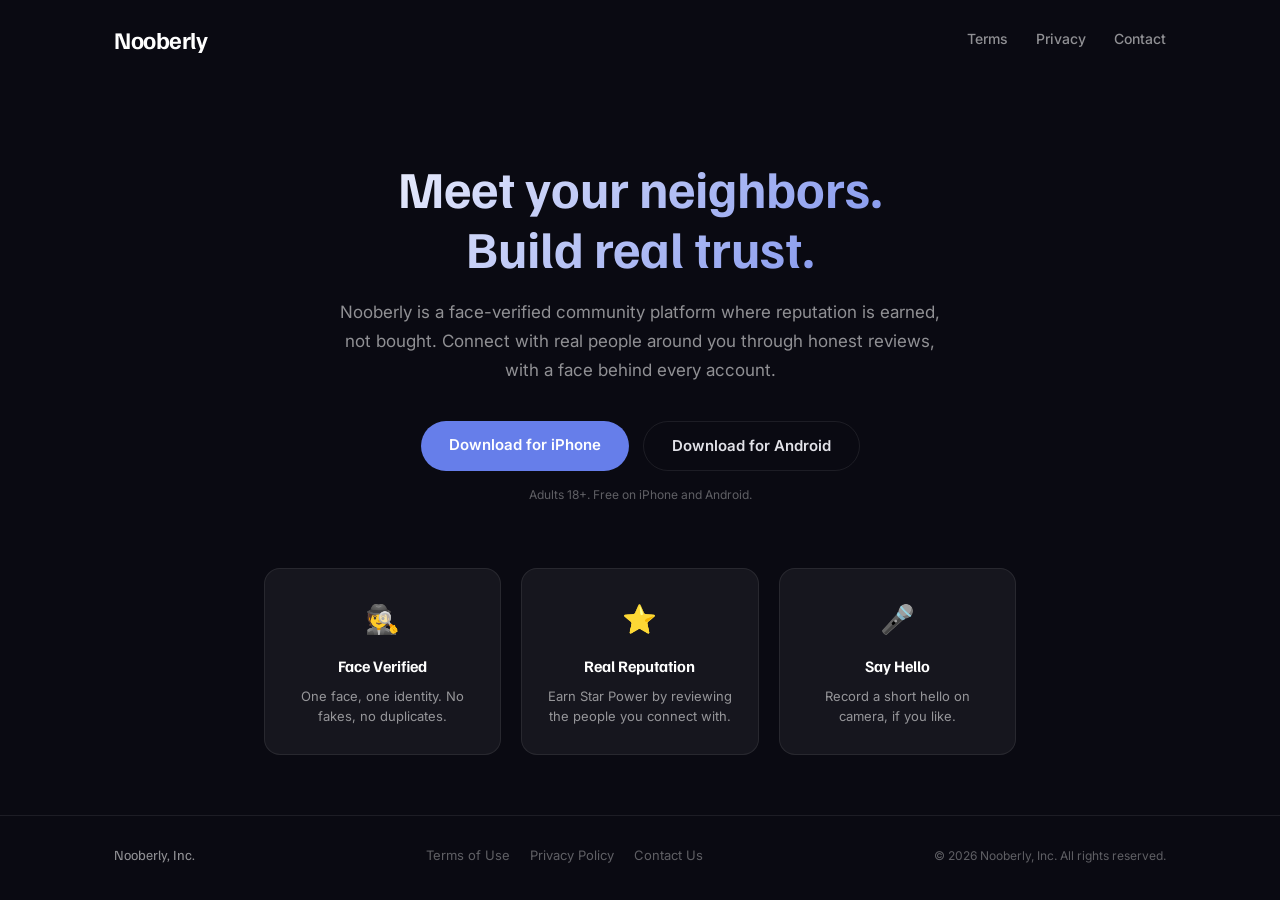
<file: index.html>
<!DOCTYPE html>
<html lang="en">
<head>
  <meta charset="UTF-8">
  <meta name="viewport" content="width=device-width, initial-scale=1.0">
  <title>Nooberly — Connect with your community</title>
  <link rel="stylesheet" href="style.css">
  <link rel="preconnect" href="https://fonts.googleapis.com">
  <link rel="preconnect" href="https://fonts.gstatic.com" crossorigin>
  <link href="https://fonts.googleapis.com/css2?family=Inter:wght@400;500;600&family=Familjen+Grotesk:wght@700&display=swap" rel="stylesheet">
</head>
<body>
  <nav class="navbar">
    <a href="index.html" class="logo">Nooberly</a>
    <div class="nav-links">
      <a href="terms.html">Terms</a>
      <a href="privacy.html">Privacy</a>
      <a href="contact.html">Contact</a>
    </div>
  </nav>

  <main class="hero">
    <h1>Meet your neighbors.<br>Build real trust.</h1>
    <p class="subtitle">Nooberly is a face-verified community platform where reputation is earned, not bought. Connect with real people around you through honest reviews, with a face behind every account.</p>
    <div class="cta-row">
      <a href="https://apps.apple.com/app/id6779643818" class="btn btn-primary" id="cta-ios">Download for iPhone</a>
      <a href="https://play.google.com/store/apps/details?id=com.nooberly.app" class="btn btn-outline" id="cta-android">Download for Android</a>
    </div>
    <p class="cta-note" id="cta-note">Adults 18+. Free on iPhone and Android.</p>
    <script>
      (function(){
        var ua = navigator.userAgent.toLowerCase();
        var ios = /iphone|ipad|ipod/.test(ua);
        var android = /android/.test(ua);
        var iosBtn = document.getElementById('cta-ios');
        var droidBtn = document.getElementById('cta-android');
        if (ios) {
          // iPhone: only the App Store button
          droidBtn.style.display = 'none';
        } else if (android) {
          // Android: only the Google Play button, styled as the main button
          iosBtn.style.display = 'none';
          droidBtn.className = 'btn btn-primary';
        }
        // Desktop: both buttons show.
      })();
    </script>

    <div class="hero-features">
      <div class="feature">
        <div class="feature-icon">&#128373;</div>
        <h3>Face Verified</h3>
        <p>One face, one identity. No fakes, no duplicates.</p>
      </div>
      <div class="feature">
        <div class="feature-icon">&#11088;</div>
        <h3>Real Reputation</h3>
        <p>Earn Star Power by reviewing the people you connect with.</p>
      </div>
      <div class="feature">
        <div class="feature-icon">&#127908;</div>
        <h3>Say Hello</h3>
        <p>Record a short hello on camera, if you like.</p>
      </div>
    </div>
  </main>

  <footer>
    <div class="footer-inner">
      <div class="footer-brand">Nooberly, Inc.</div>
      <div class="footer-links">
        <a href="terms.html">Terms of Use</a>
        <a href="privacy.html">Privacy Policy</a>
        <a href="contact.html">Contact Us</a>
      </div>
      <div class="footer-copy">&copy; 2026 Nooberly, Inc. All rights reserved.</div>
    </div>
  </footer>
</body>
</html>
</file>
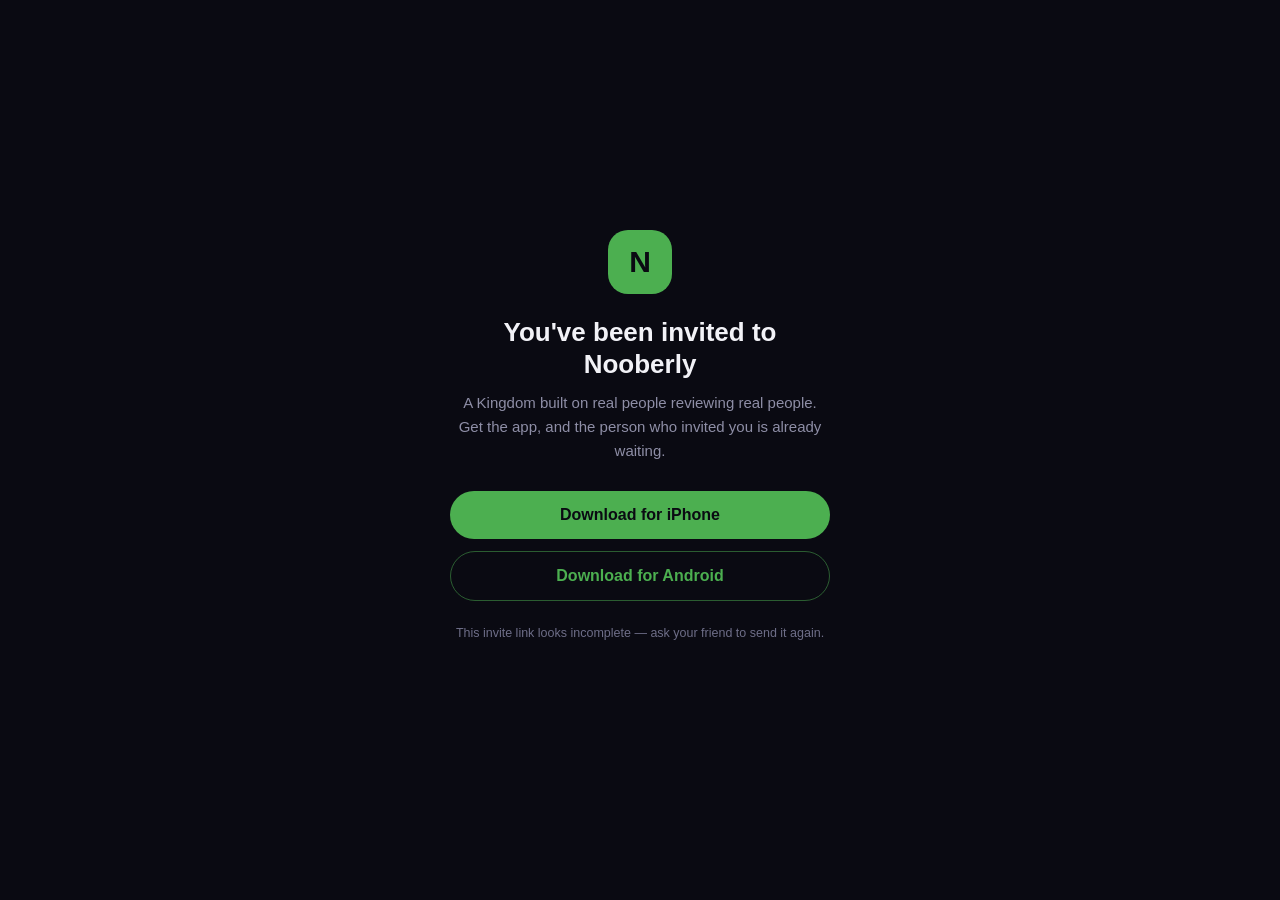
<file: invite/index.html>
<!doctype html>
<html lang="en">
<head>
<meta charset="utf-8">
<meta name="viewport" content="width=device-width, initial-scale=1">
<title>Join the Kingdom · Nooberly</title>
<style>
  :root { color-scheme: dark; }
  * { box-sizing: border-box; }
  body {
    margin: 0; min-height: 100vh; background: #0a0a12; color: #f2f2f7;
    font-family: -apple-system, BlinkMacSystemFont, "Segoe UI", Roboto, sans-serif;
    display: flex; align-items: center; justify-content: center; padding: 24px;
  }
  main { width: 100%; max-width: 380px; text-align: center; }
  h1 { font-size: 26px; font-weight: 600; margin: 0 0 10px; line-height: 1.25; }
  p  { color: #8e8ea6; font-size: 15px; line-height: 1.6; margin: 0 0 28px; }
  .mark {
    width: 64px; height: 64px; border-radius: 20px; margin: 0 auto 22px;
    background: #4CAF50; display: flex; align-items: center; justify-content: center;
    font-size: 30px; font-weight: 700; color: #0a0a12;
  }
  a.btn {
    display: block; padding: 15px 20px; border-radius: 27px; text-decoration: none;
    font-size: 16px; font-weight: 600; margin-bottom: 12px;
    background: #4CAF50; color: #0a0a12;
  }
  a.alt { background: transparent; color: #4CAF50; border: 1.5px solid rgba(76,175,80,0.5); }
  .fine { color: #6e6e88; font-size: 12.5px; line-height: 1.6; margin-top: 22px; }
</style>
</head>
<body>
<main>
  <div class="mark">N</div>
  <h1>You've been invited to Nooberly</h1>
  <p>A Kingdom built on real people reviewing real people. Get the app, and the person who invited you is already waiting.</p>

  <a class="btn" id="primary" href="#">Get Nooberly</a>
  <a class="btn alt" id="secondary" href="#">Other platform</a>

  <p class="fine" id="already">Already have the app? Open it and scan their code from Profile → My QR Code.</p>
</main>

<script>
(function () {
  // The invite id is the last path segment: /invite/<uuid>
  var id = (location.pathname.split('/').filter(Boolean).pop() || '').trim();
  var valid = /^[0-9a-fA-F-]{36}$/.test(id);

  var APP_STORE = 'https://apps.apple.com/app/id6779643818';
  // Play carries this string through the install. NOTHING READS IT BACK YET:
  // there is no Play Install Referrer library in the app (checked 08-23), so
  // today the referrer is written and then dropped on the floor. It is sent
  // anyway because it costs nothing and the install it rides on cannot be
  // re-run later. Until a reader exists, someone who installs from this page
  // arrives UNATTRIBUTED — they credit their inviter inside the app instead.
  // iOS has no equivalent mechanism at all.
  var PLAY = 'https://play.google.com/store/apps/details?id=com.nooberly.app'
           + (valid ? '&referrer=' + encodeURIComponent('invite=' + id) : '');

  var ua = navigator.userAgent || '';
  var isIOS = /iPad|iPhone|iPod/.test(ua) || (/Mac/.test(ua) && navigator.maxTouchPoints > 1);
  var isAndroid = /Android/.test(ua);

  var primary = document.getElementById('primary');
  var secondary = document.getElementById('secondary');

  if (isIOS) {
    primary.href = APP_STORE; primary.textContent = 'Get Nooberly for iPhone';
    secondary.href = PLAY;    secondary.textContent = 'Android instead';
  } else if (isAndroid) {
    primary.href = PLAY;      primary.textContent = 'Get Nooberly for Android';
    secondary.href = APP_STORE; secondary.textContent = 'iPhone instead';
  } else {
    primary.href = APP_STORE;   primary.textContent = 'Download for iPhone';
    secondary.href = PLAY;      secondary.textContent = 'Download for Android';
  }

  // If the app IS installed, the OS intercepts this URL before the page ever
  // loads (App Links / Universal Links). Reaching this script means it is not
  // installed — so never try to force a scheme redirect here: on iOS it throws
  // an ugly "cannot open page" dialog over an otherwise fine landing page.
  if (!valid) {
    document.getElementById('already').textContent =
      'This invite link looks incomplete — ask your friend to send it again.';
  }
})();
</script>
</body>
</html>
</file>
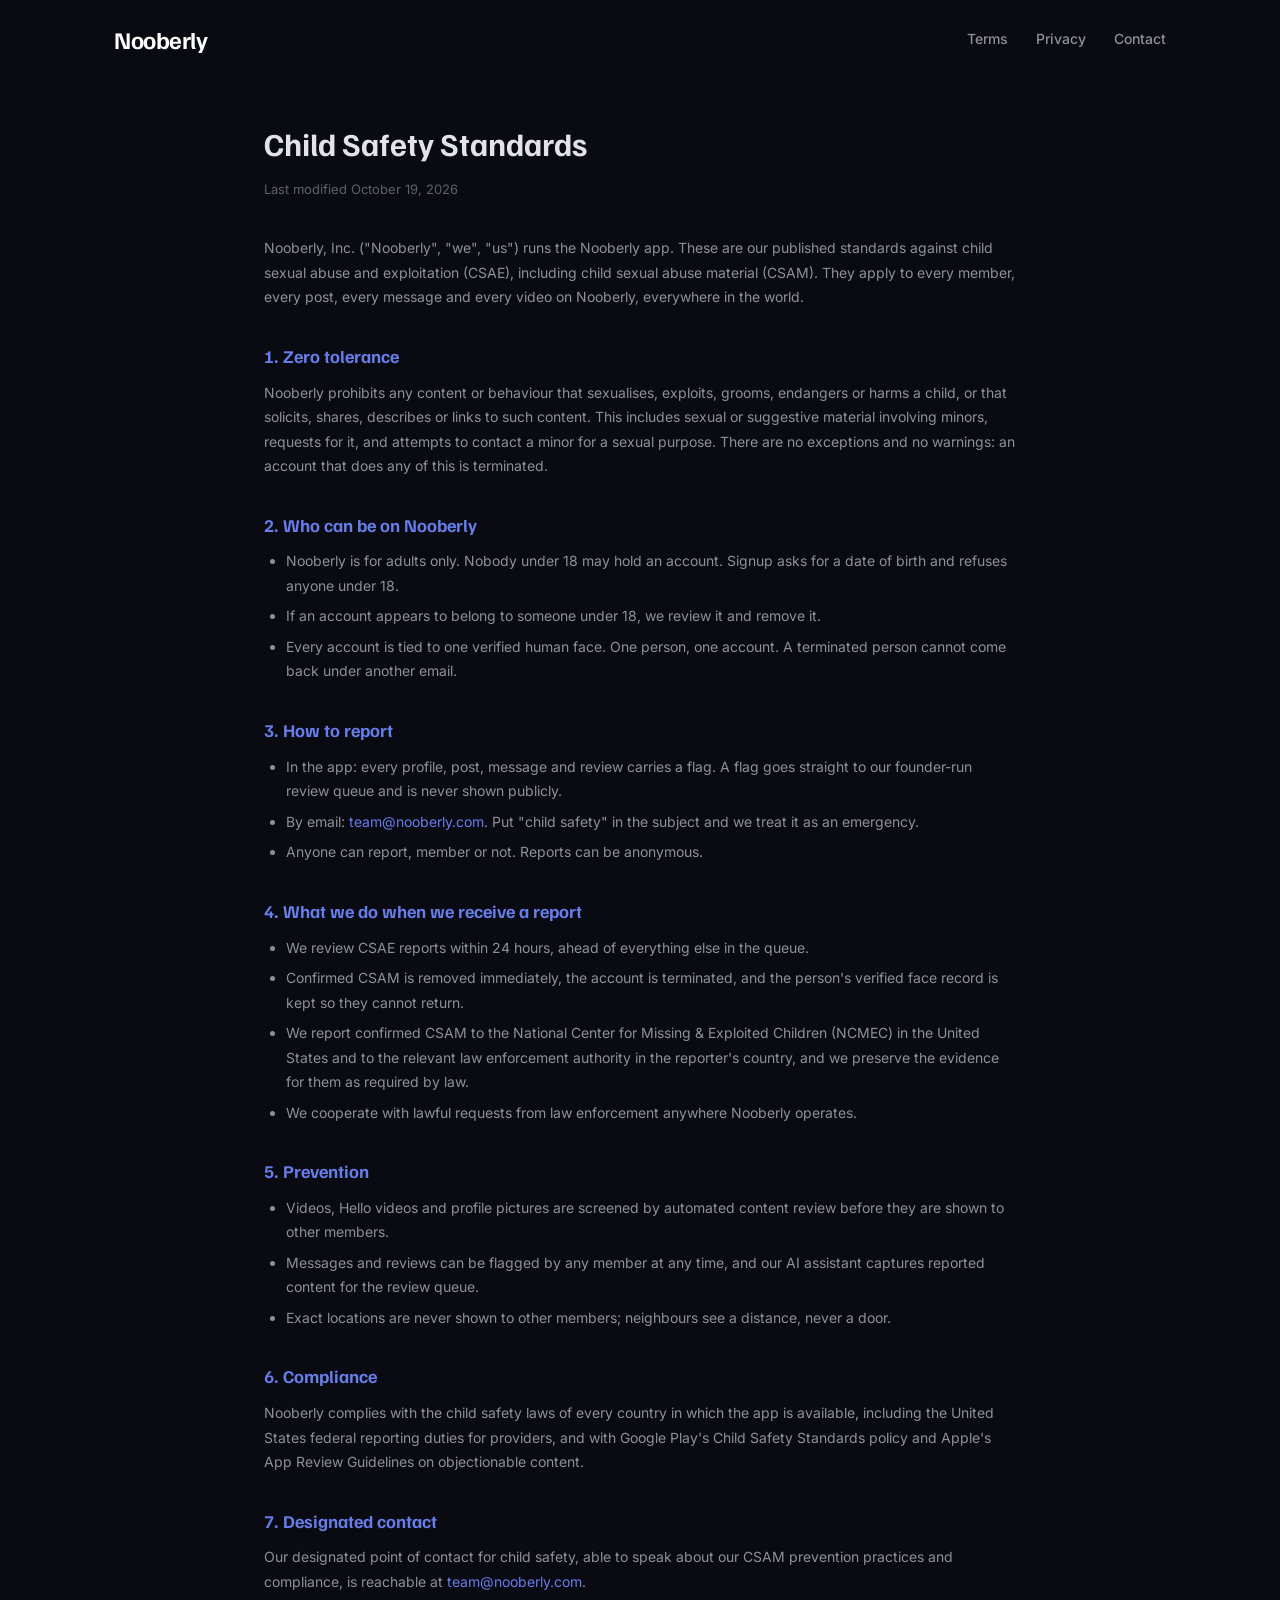
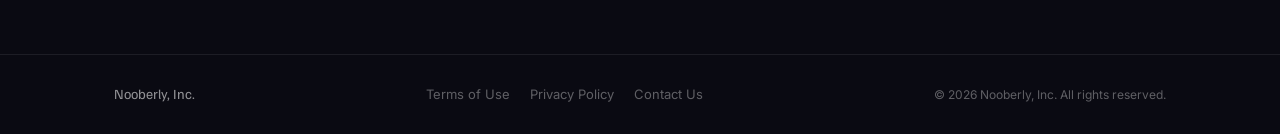
<file: child-safety.html>
<!DOCTYPE html>
<html lang="en">
<head>
  <meta charset="UTF-8">
  <meta name="viewport" content="width=device-width, initial-scale=1.0">
  <title>Child Safety Standards — Nooberly</title>
  <link rel="stylesheet" href="style.css">
  <link rel="preconnect" href="https://fonts.googleapis.com">
  <link rel="preconnect" href="https://fonts.gstatic.com" crossorigin>
  <link href="https://fonts.googleapis.com/css2?family=Inter:wght@400;500;600&family=Familjen+Grotesk:wght@700&display=swap" rel="stylesheet">
  <style>
    /* Tables and lists for this page only — style.css has no rules for them. */
    .legal h3 { font-size: 15px; color: var(--text); margin: 22px 0 8px; }
    .legal ul { color: var(--text-muted); font-size: 14px; line-height: 1.75; margin: 0 0 16px 22px; padding: 0; }
    .legal li { margin-bottom: 6px; }
    .legal .table-wrap { overflow-x: auto; margin: 0 0 20px; }
    .legal table { width: 100%; border-collapse: collapse; font-size: 13.5px; line-height: 1.6; color: var(--text-muted); }
    .legal th, .legal td { text-align: left; vertical-align: top; padding: 10px 12px; border-bottom: 1px solid var(--border); }
    .legal th { color: var(--text); font-weight: 600; font-size: 13px; }
    .legal td:first-child { color: var(--text); font-weight: 500; white-space: nowrap; }
  </style>
</head>
<body>
  <nav class="navbar">
    <a href="index.html" class="logo">Nooberly</a>
    <div class="nav-links">
      <a href="terms.html">Terms</a>
      <a href="privacy.html">Privacy</a>
      <a href="contact.html">Contact</a>
    </div>
  </nav>

  <div class="legal">
    <h1>Child Safety Standards</h1>
    <p class="last-modified">Last modified October 19, 2026</p>

    <p>Nooberly, Inc. ("Nooberly", "we", "us") runs the Nooberly app. These are our published standards against child sexual abuse and exploitation (CSAE), including child sexual abuse material (CSAM). They apply to every member, every post, every message and every video on Nooberly, everywhere in the world.</p>

    <h2>1. Zero tolerance</h2>
    <p>Nooberly prohibits any content or behaviour that sexualises, exploits, grooms, endangers or harms a child, or that solicits, shares, describes or links to such content. This includes sexual or suggestive material involving minors, requests for it, and attempts to contact a minor for a sexual purpose. There are no exceptions and no warnings: an account that does any of this is terminated.</p>

    <h2>2. Who can be on Nooberly</h2>
    <ul>
      <li>Nooberly is for adults only. Nobody under 18 may hold an account. Signup asks for a date of birth and refuses anyone under 18.</li>
      <li>If an account appears to belong to someone under 18, we review it and remove it.</li>
      <li>Every account is tied to one verified human face. One person, one account. A terminated person cannot come back under another email.</li>
    </ul>

    <h2>3. How to report</h2>
    <ul>
      <li>In the app: every profile, post, message and review carries a flag. A flag goes straight to our founder-run review queue and is never shown publicly.</li>
      <li>By email: <a href="mailto:team@nooberly.com">team@nooberly.com</a>. Put "child safety" in the subject and we treat it as an emergency.</li>
      <li>Anyone can report, member or not. Reports can be anonymous.</li>
    </ul>

    <h2>4. What we do when we receive a report</h2>
    <ul>
      <li>We review CSAE reports within 24 hours, ahead of everything else in the queue.</li>
      <li>Confirmed CSAM is removed immediately, the account is terminated, and the person's verified face record is kept so they cannot return.</li>
      <li>We report confirmed CSAM to the National Center for Missing &amp; Exploited Children (NCMEC) in the United States and to the relevant law enforcement authority in the reporter's country, and we preserve the evidence for them as required by law.</li>
      <li>We cooperate with lawful requests from law enforcement anywhere Nooberly operates.</li>
    </ul>

    <h2>5. Prevention</h2>
    <ul>
      <li>Videos, Hello videos and profile pictures are screened by automated content review before they are shown to other members.</li>
      <li>Messages and reviews can be flagged by any member at any time, and our AI assistant captures reported content for the review queue.</li>
      <li>Exact locations are never shown to other members; neighbours see a distance, never a door.</li>
    </ul>

    <h2>6. Compliance</h2>
    <p>Nooberly complies with the child safety laws of every country in which the app is available, including the United States federal reporting duties for providers, and with Google Play's Child Safety Standards policy and Apple's App Review Guidelines on objectionable content.</p>

    <h2>7. Designated contact</h2>
    <p>Our designated point of contact for child safety, able to speak about our CSAM prevention practices and compliance, is reachable at <a href="mailto:team@nooberly.com">team@nooberly.com</a>.</p>
  </div>

  <footer>
    <div class="footer-inner">
      <div class="footer-brand">Nooberly, Inc.</div>
      <div class="footer-links">
        <a href="terms.html">Terms of Use</a>
        <a href="privacy.html">Privacy Policy</a>
        <a href="contact.html">Contact Us</a>
      </div>
      <div class="footer-copy">&copy; 2026 Nooberly, Inc. All rights reserved.</div>
    </div>
  </footer>
</body>
</html>
</file>
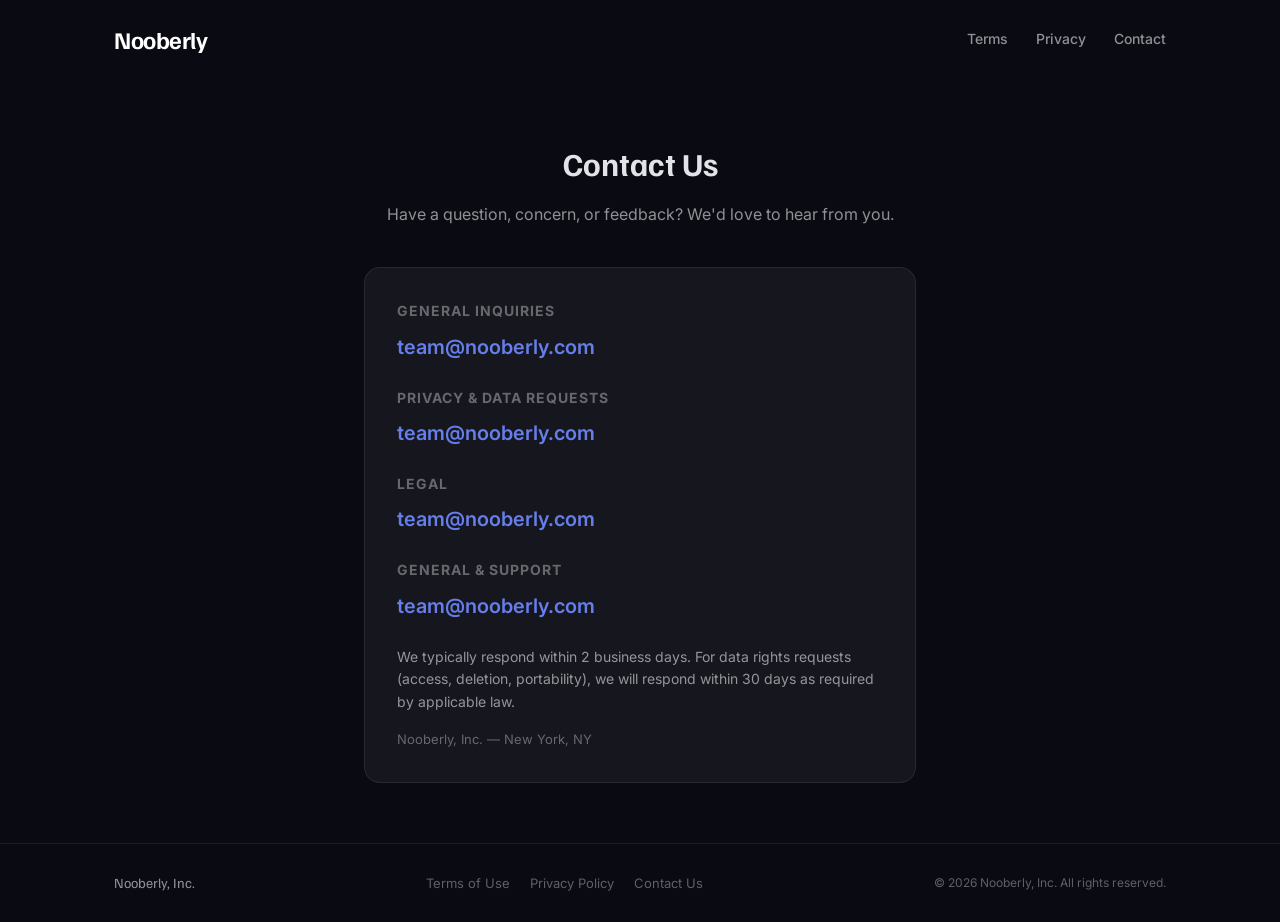
<file: contact.html>
<!DOCTYPE html>
<html lang="en">
<head>
  <meta charset="UTF-8">
  <meta name="viewport" content="width=device-width, initial-scale=1.0">
  <title>Contact Us — Nooberly</title>
  <link rel="stylesheet" href="style.css">
  <link rel="preconnect" href="https://fonts.googleapis.com">
  <link rel="preconnect" href="https://fonts.gstatic.com" crossorigin>
  <link href="https://fonts.googleapis.com/css2?family=Inter:wght@400;500;600&family=Familjen+Grotesk:wght@700&display=swap" rel="stylesheet">
</head>
<body>
  <nav class="navbar">
    <a href="index.html" class="logo">Nooberly</a>
    <div class="nav-links">
      <a href="terms.html">Terms</a>
      <a href="privacy.html">Privacy</a>
      <a href="contact.html">Contact</a>
    </div>
  </nav>

  <div class="contact">
    <h1>Contact Us</h1>
    <p class="lead">Have a question, concern, or feedback? We'd love to hear from you.</p>

    <div class="contact-card">
      <h3>General Inquiries</h3>
      <a href="mailto:team@nooberly.com" class="email">team@nooberly.com</a>

      <h3>Privacy &amp; Data Requests</h3>
      <a href="mailto:team@nooberly.com" class="email">team@nooberly.com</a>

      <h3>Legal</h3>
      <a href="mailto:team@nooberly.com" class="email">team@nooberly.com</a>

      <h3>General &amp; Support</h3>
      <a href="mailto:team@nooberly.com" class="email">team@nooberly.com</a>

      <p>We typically respond within 2 business days. For data rights requests (access, deletion, portability), we will respond within 30 days as required by applicable law.</p>
      <p style="margin-top:16px; color: var(--text-faint); font-size: 13px;">Nooberly, Inc. — New York, NY</p>
    </div>
  </div>

  <footer>
    <div class="footer-inner">
      <div class="footer-brand">Nooberly, Inc.</div>
      <div class="footer-links">
        <a href="terms.html">Terms of Use</a>
        <a href="privacy.html">Privacy Policy</a>
        <a href="contact.html">Contact Us</a>
      </div>
      <div class="footer-copy">&copy; 2026 Nooberly, Inc. All rights reserved.</div>
    </div>
  </footer>
</body>
</html>
</file>
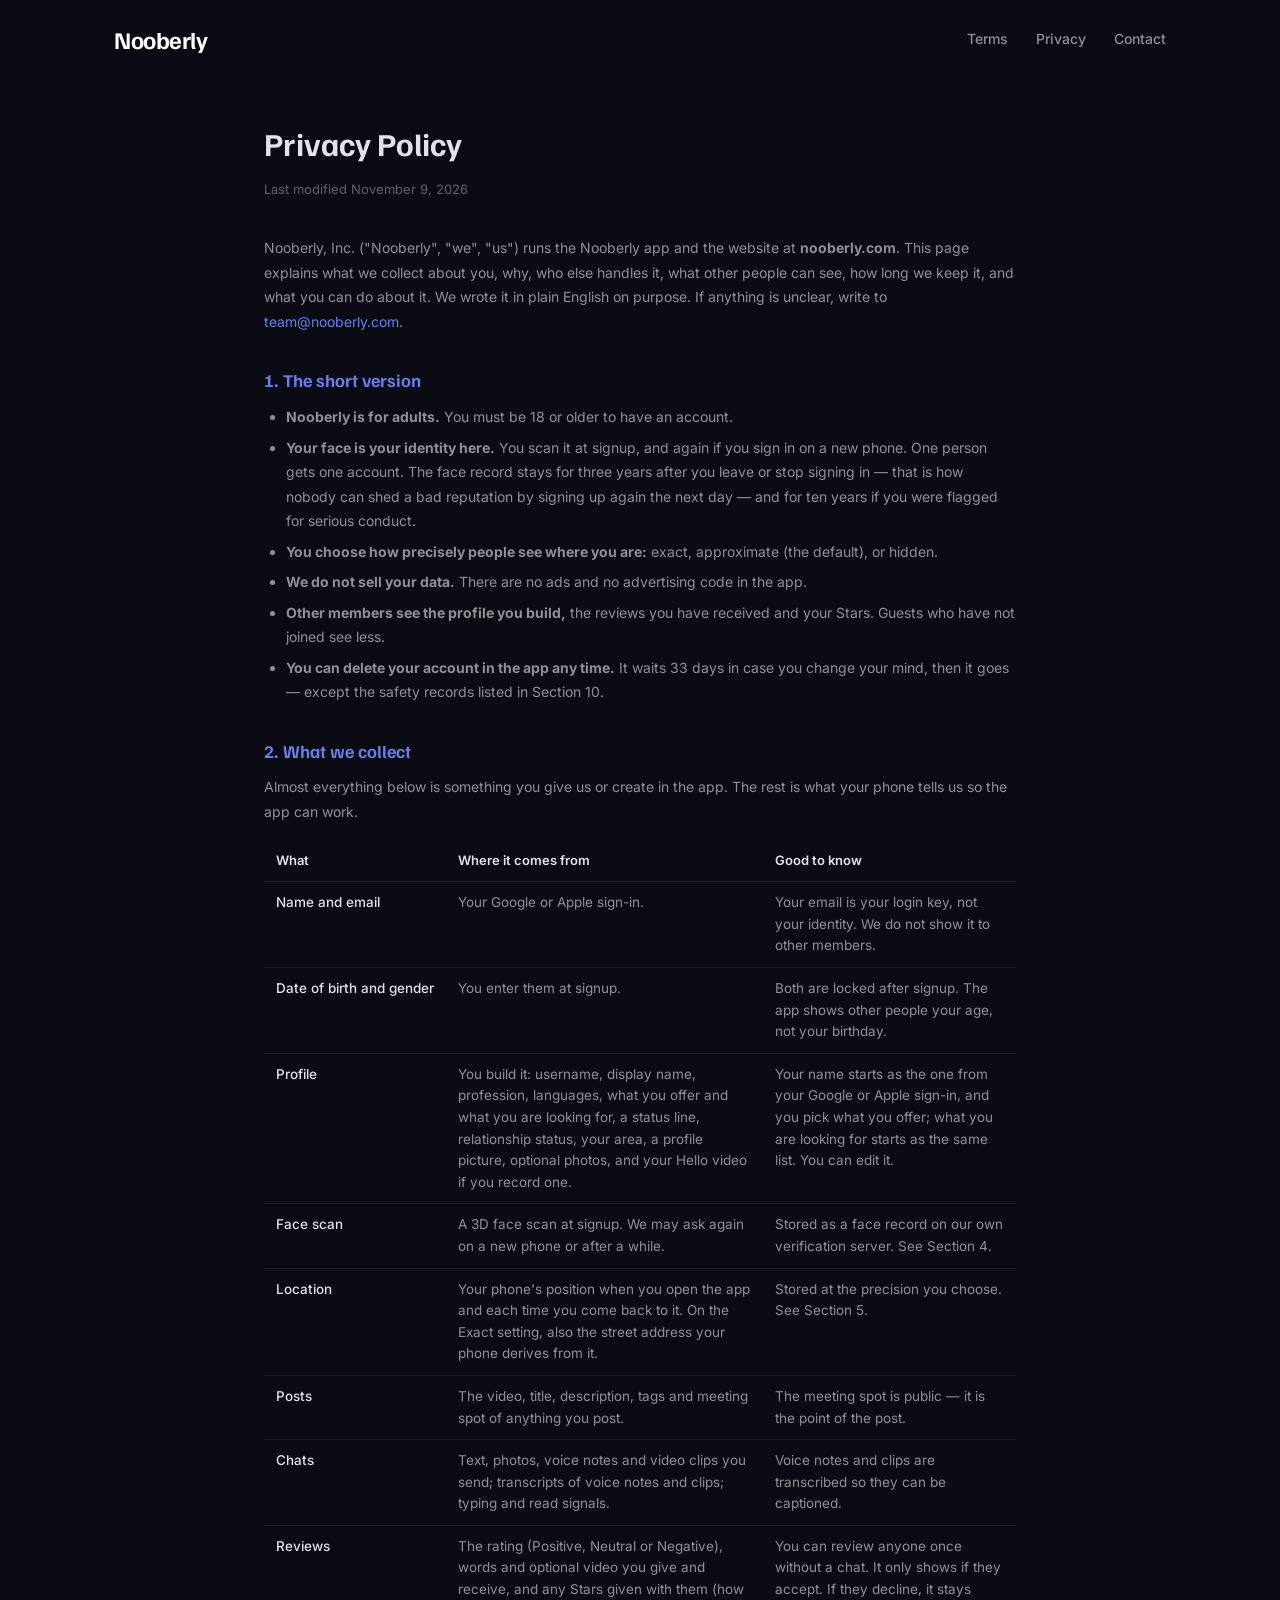
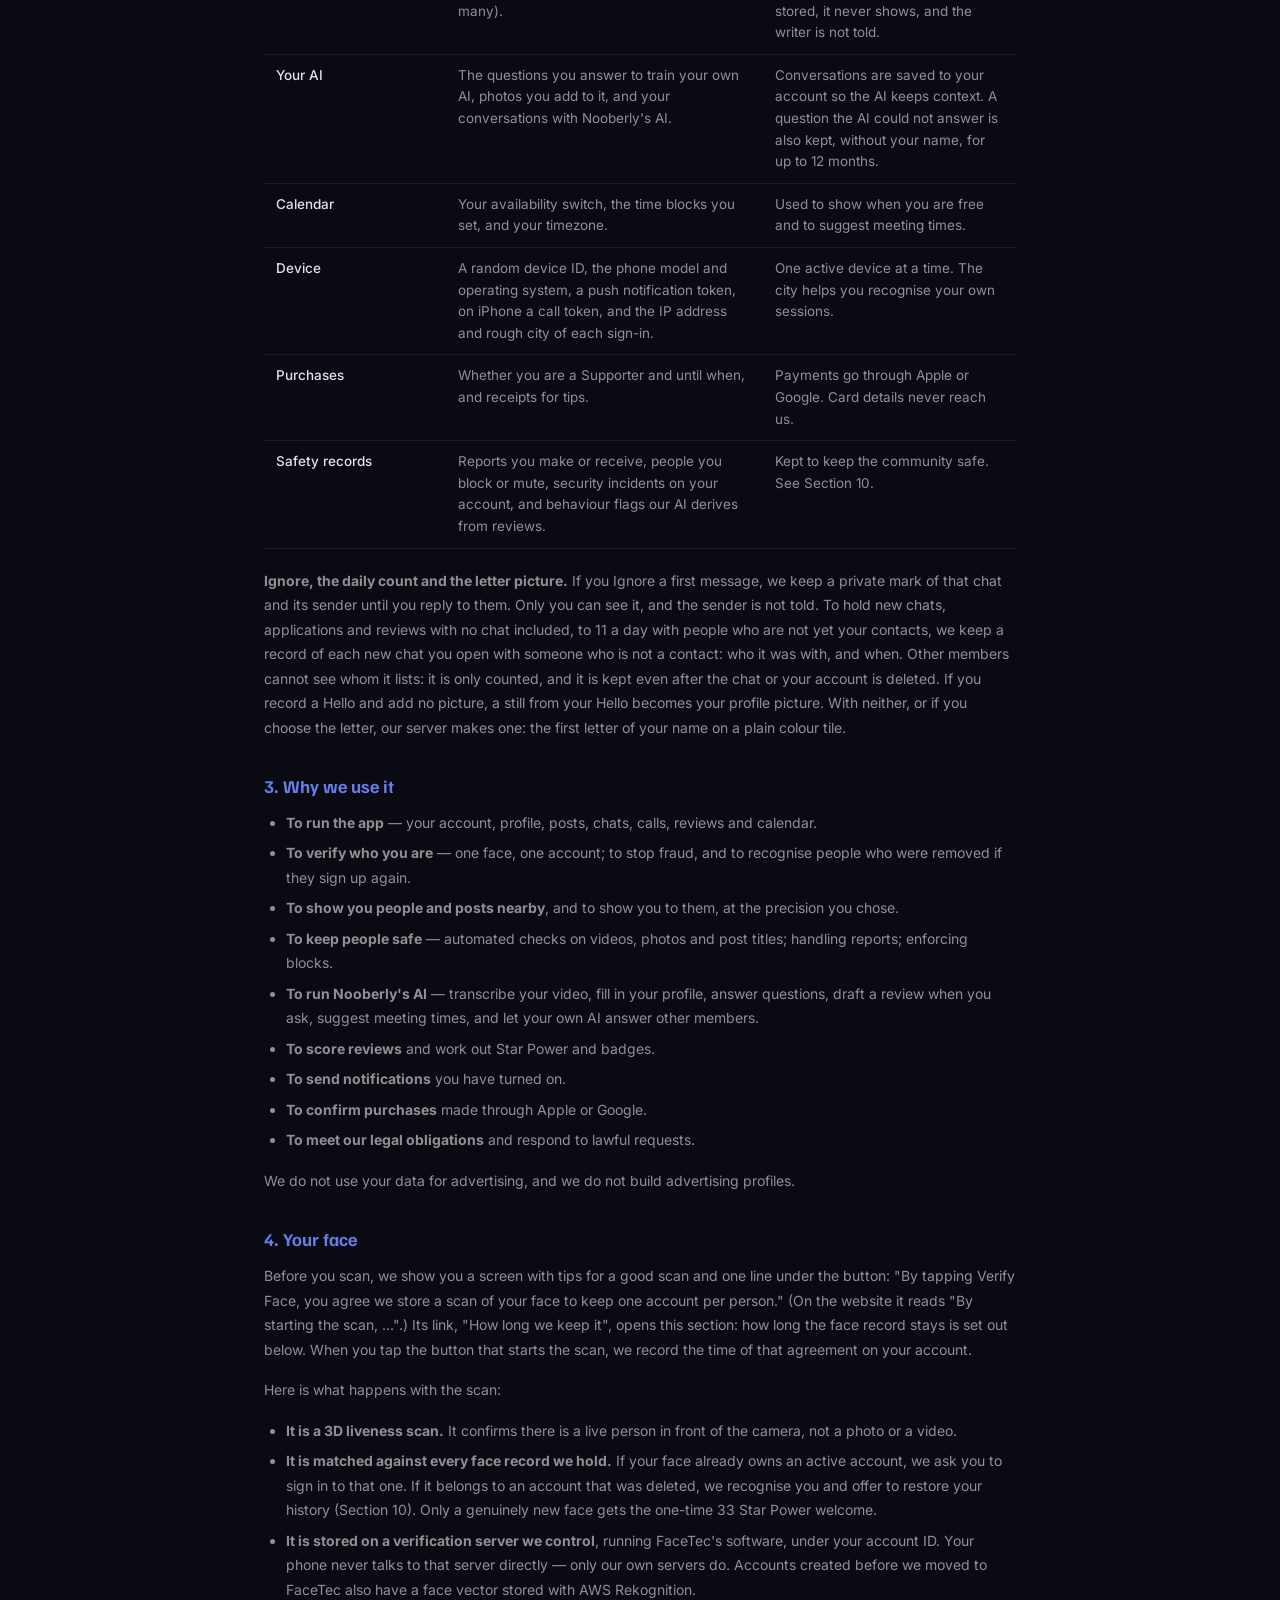
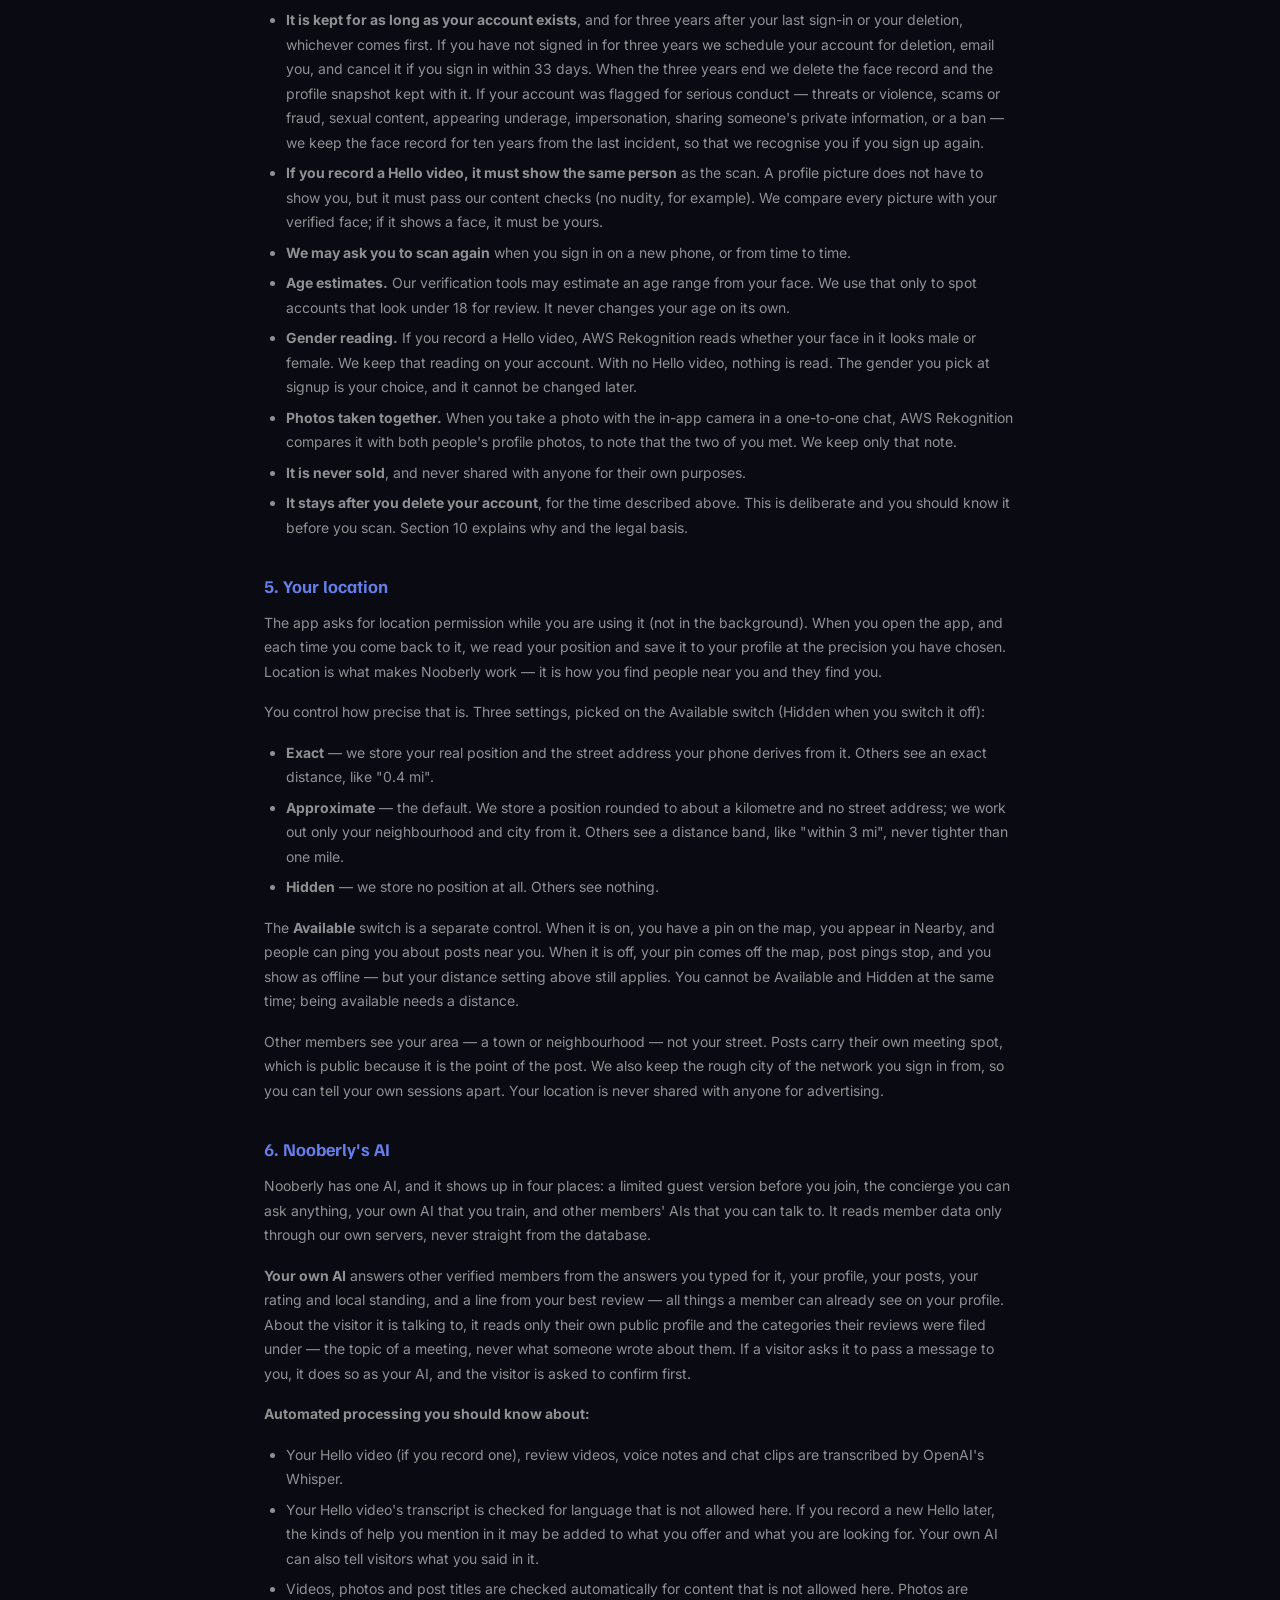
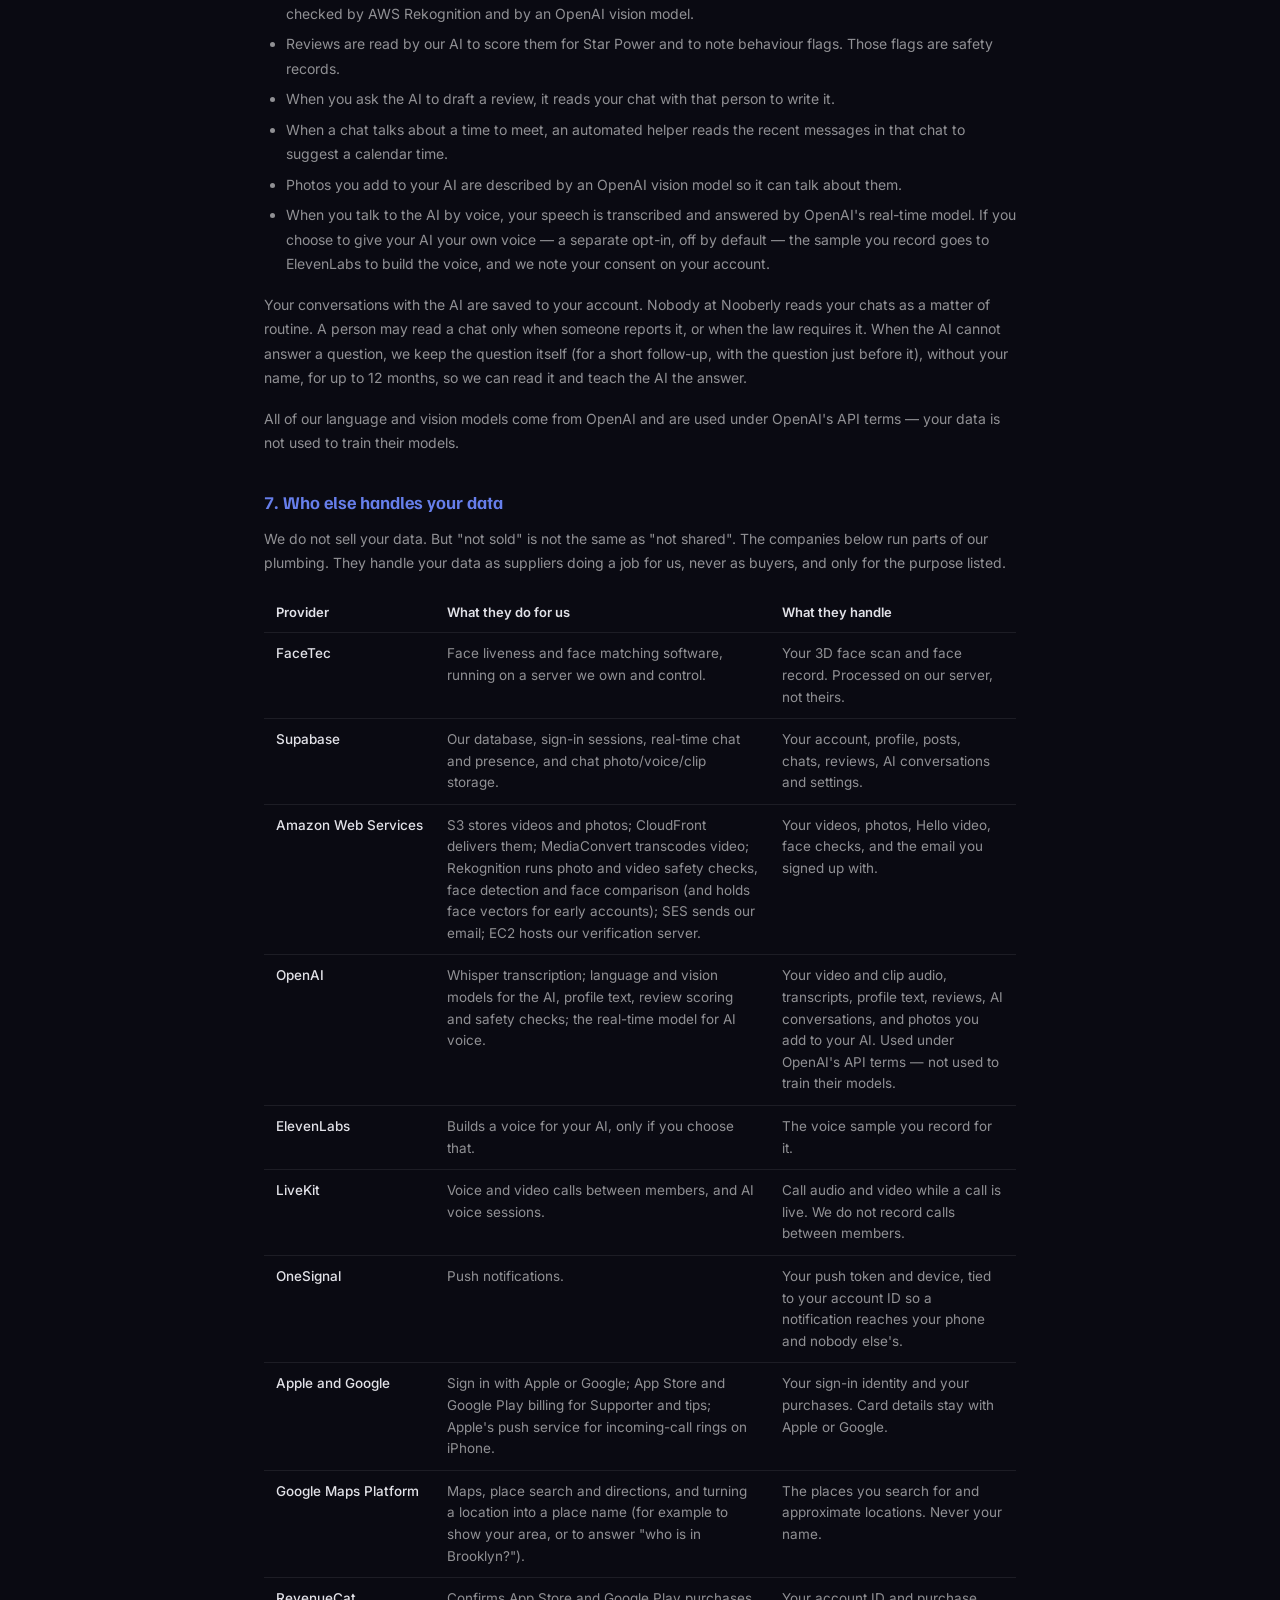
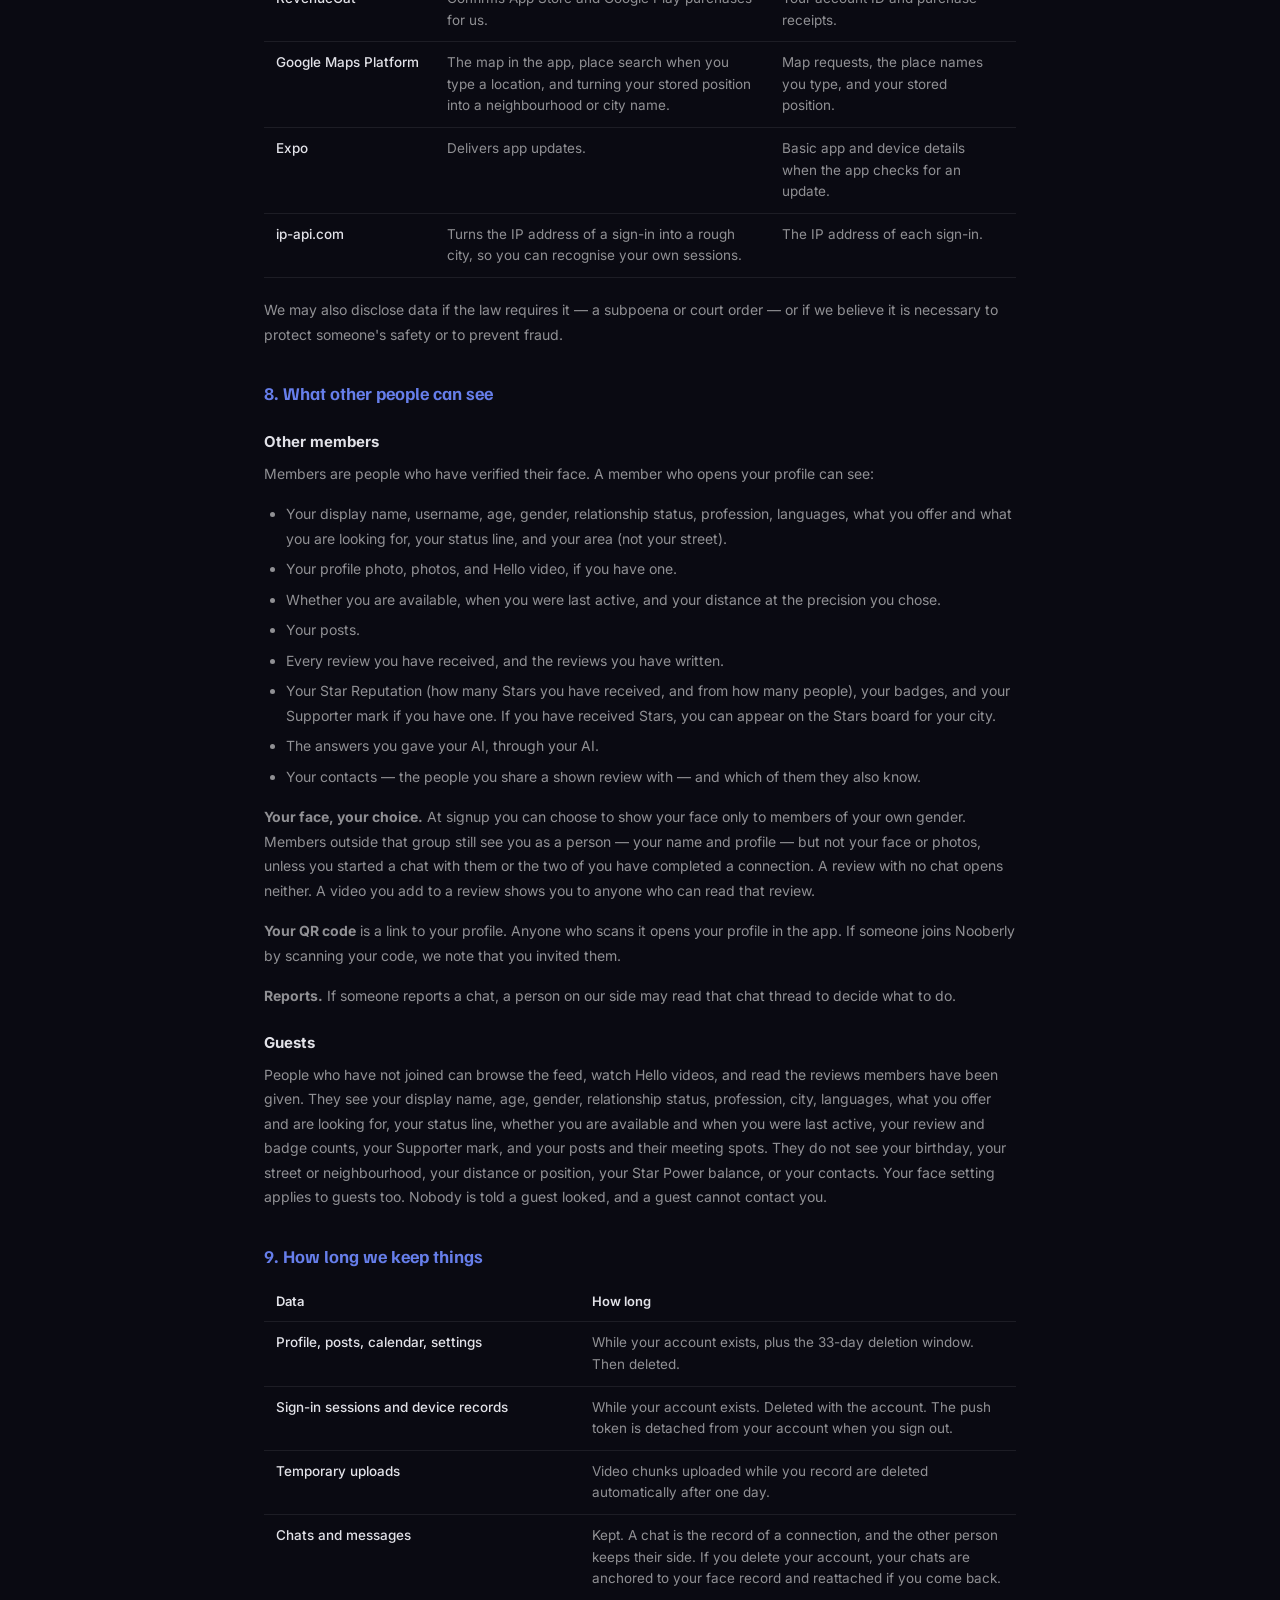
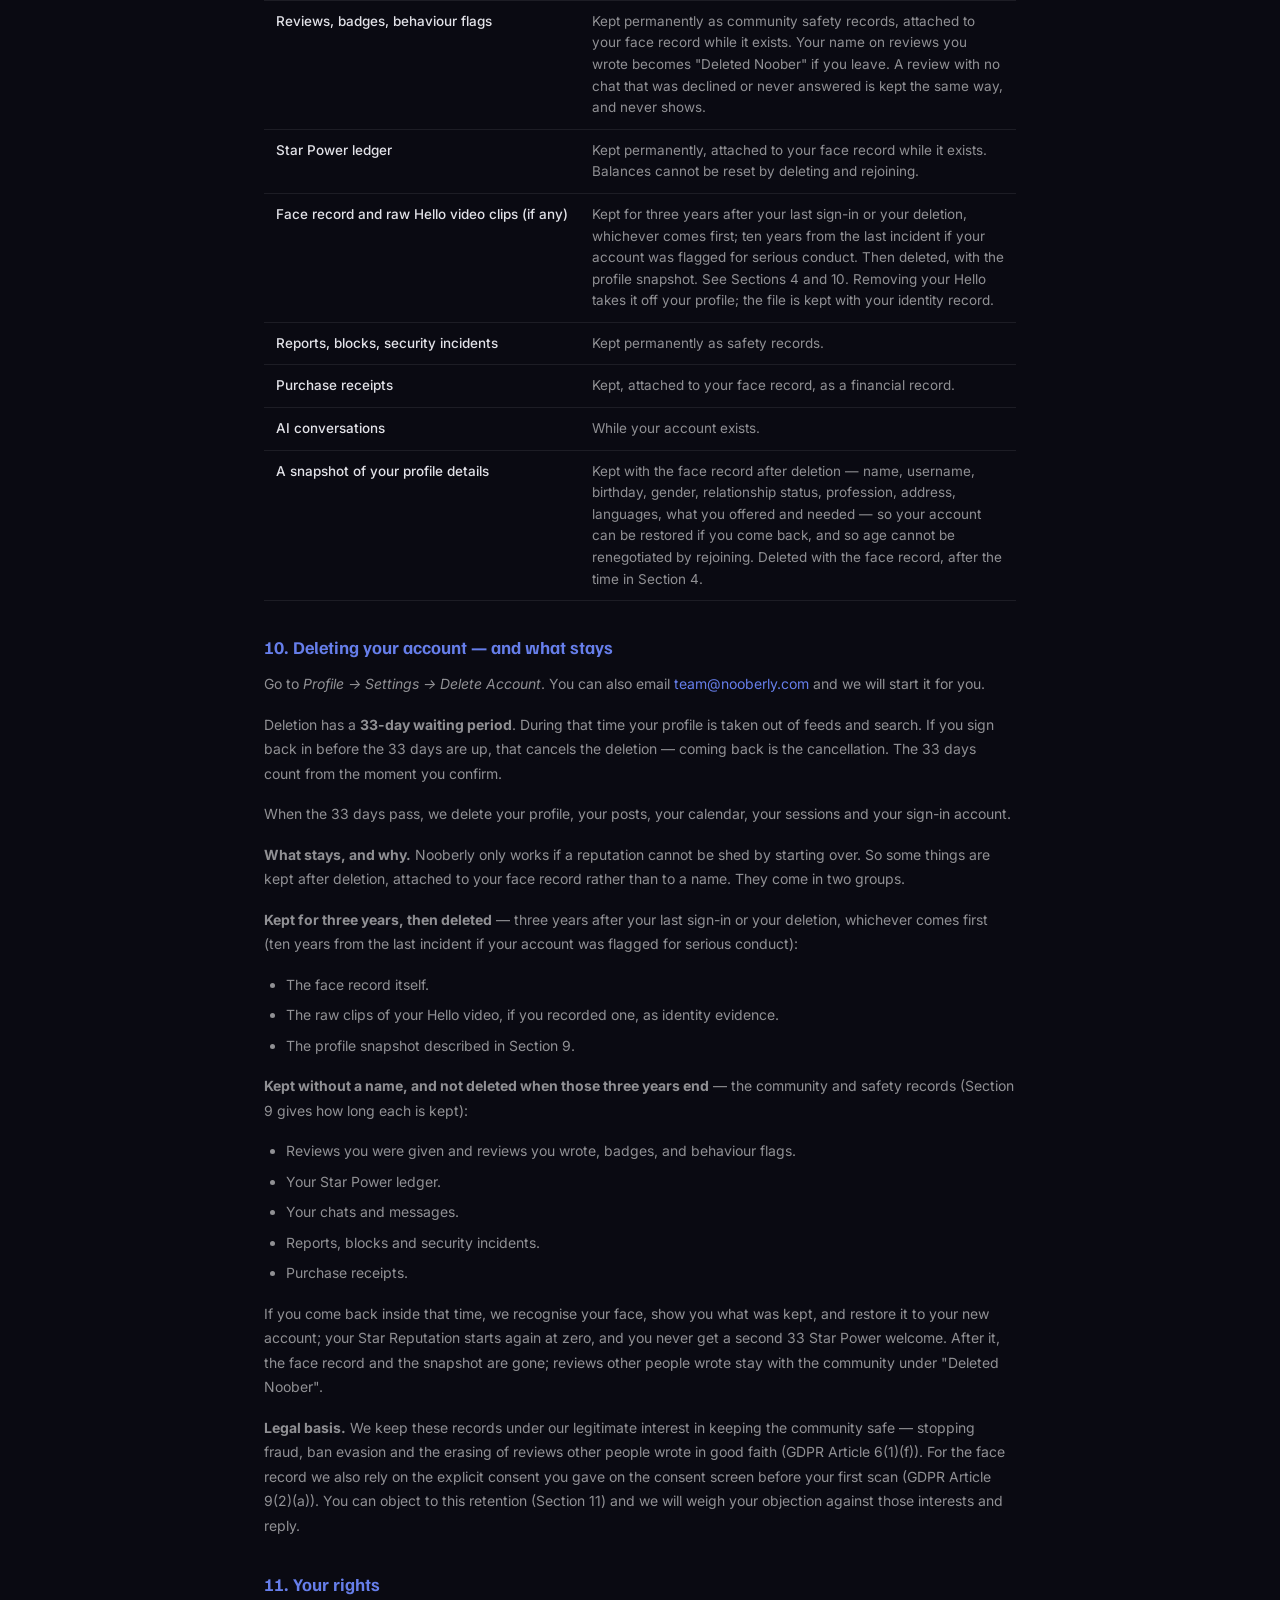
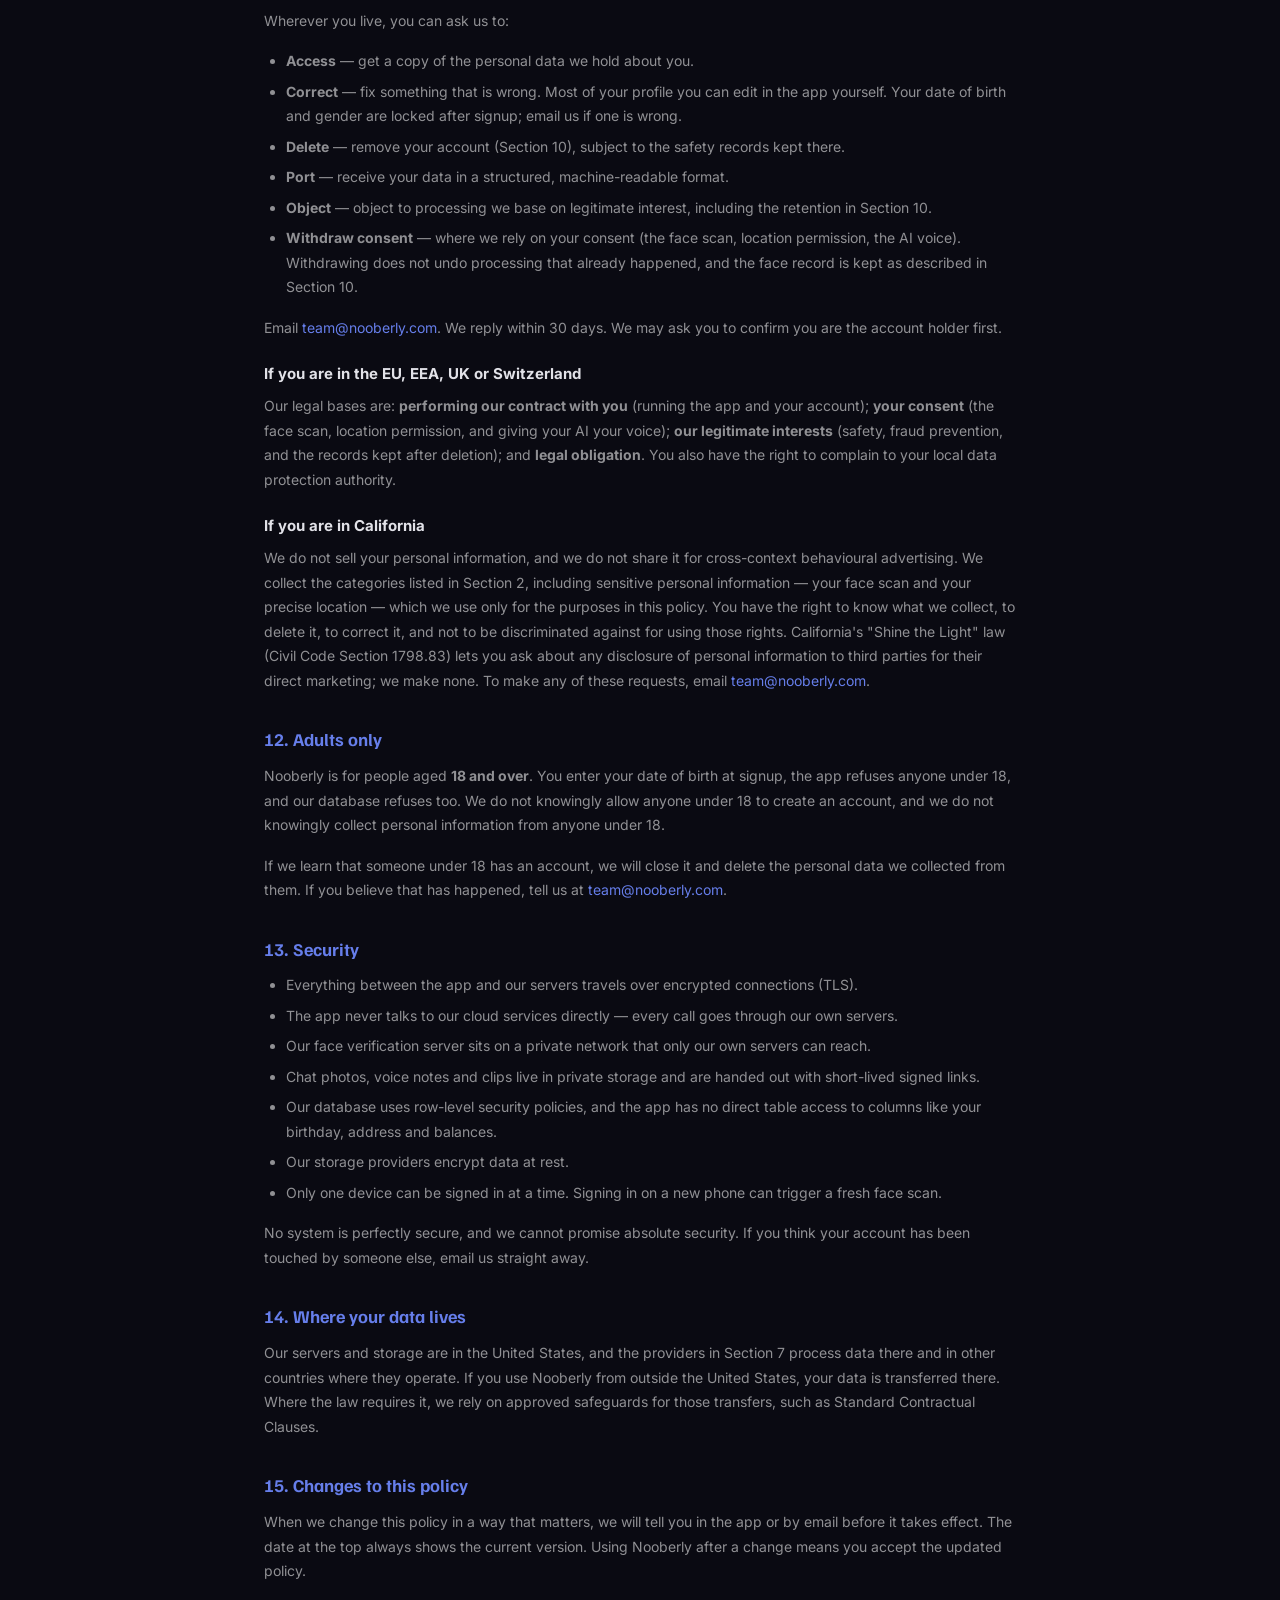
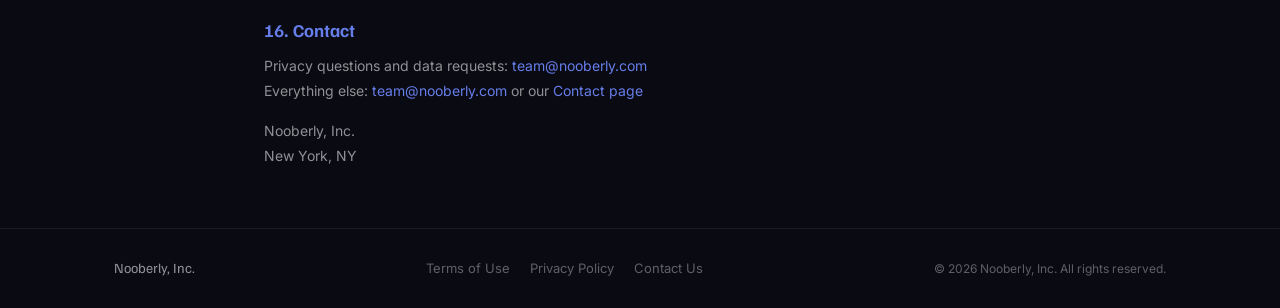
<file: privacy.html>
<!DOCTYPE html>
<html lang="en">
<head>
  <meta charset="UTF-8">
  <meta name="viewport" content="width=device-width, initial-scale=1.0">
  <title>Privacy Policy — Nooberly</title>
  <link rel="stylesheet" href="style.css">
  <link rel="preconnect" href="https://fonts.googleapis.com">
  <link rel="preconnect" href="https://fonts.gstatic.com" crossorigin>
  <link href="https://fonts.googleapis.com/css2?family=Inter:wght@400;500;600&family=Familjen+Grotesk:wght@700&display=swap" rel="stylesheet">
  <style>
    /* Tables and lists for this page only — style.css has no rules for them. */
    .legal h3 { font-size: 15px; color: var(--text); margin: 22px 0 8px; }
    .legal ul { color: var(--text-muted); font-size: 14px; line-height: 1.75; margin: 0 0 16px 22px; padding: 0; }
    .legal li { margin-bottom: 6px; }
    .legal .table-wrap { overflow-x: auto; margin: 0 0 20px; }
    .legal table { width: 100%; border-collapse: collapse; font-size: 13.5px; line-height: 1.6; color: var(--text-muted); }
    .legal th, .legal td { text-align: left; vertical-align: top; padding: 10px 12px; border-bottom: 1px solid var(--border); }
    .legal th { color: var(--text); font-weight: 600; font-size: 13px; }
    .legal td:first-child { color: var(--text); font-weight: 500; white-space: nowrap; }
  </style>
</head>
<body>
  <nav class="navbar">
    <a href="index.html" class="logo">Nooberly</a>
    <div class="nav-links">
      <a href="terms.html">Terms</a>
      <a href="privacy.html">Privacy</a>
      <a href="contact.html">Contact</a>
    </div>
  </nav>

  <div class="legal">
    <h1>Privacy Policy</h1>
    <p class="last-modified">Last modified November 9, 2026</p>

    <p>Nooberly, Inc. ("Nooberly", "we", "us") runs the Nooberly app and the website at <strong>nooberly.com</strong>. This page explains what we collect about you, why, who else handles it, what other people can see, how long we keep it, and what you can do about it. We wrote it in plain English on purpose. If anything is unclear, write to <a href="mailto:team@nooberly.com">team@nooberly.com</a>.</p>

    <h2>1. The short version</h2>
    <ul>
      <li><strong>Nooberly is for adults.</strong> You must be 18 or older to have an account.</li>
      <li><strong>Your face is your identity here.</strong> You scan it at signup, and again if you sign in on a new phone. One person gets one account. The face record stays for three years after you leave or stop signing in — that is how nobody can shed a bad reputation by signing up again the next day — and for ten years if you were flagged for serious conduct.</li>
      <li><strong>You choose how precisely people see where you are:</strong> exact, approximate (the default), or hidden.</li>
      <li><strong>We do not sell your data.</strong> There are no ads and no advertising code in the app.</li>
      <li><strong>Other members see the profile you build,</strong> the reviews you have received and your Stars. Guests who have not joined see less.</li>
      <li><strong>You can delete your account in the app any time.</strong> It waits 33 days in case you change your mind, then it goes — except the safety records listed in Section 10.</li>
    </ul>

    <h2>2. What we collect</h2>
    <p>Almost everything below is something you give us or create in the app. The rest is what your phone tells us so the app can work.</p>

    <div class="table-wrap">
    <table>
      <tr><th>What</th><th>Where it comes from</th><th>Good to know</th></tr>
      <tr><td>Name and email</td><td>Your Google or Apple sign-in.</td><td>Your email is your login key, not your identity. We do not show it to other members.</td></tr>
      <tr><td>Date of birth and gender</td><td>You enter them at signup.</td><td>Both are locked after signup. The app shows other people your age, not your birthday.</td></tr>
      <tr><td>Profile</td><td>You build it: username, display name, profession, languages, what you offer and what you are looking for, a status line, relationship status, your area, a profile picture, optional photos, and your Hello video if you record one.</td><td>Your name starts as the one from your Google or Apple sign-in, and you pick what you offer; what you are looking for starts as the same list. You can edit it.</td></tr>
      <tr><td>Face scan</td><td>A 3D face scan at signup. We may ask again on a new phone or after a while.</td><td>Stored as a face record on our own verification server. See Section 4.</td></tr>
      <tr><td>Location</td><td>Your phone's position when you open the app and each time you come back to it. On the Exact setting, also the street address your phone derives from it.</td><td>Stored at the precision you choose. See Section 5.</td></tr>
      <tr><td>Posts</td><td>The video, title, description, tags and meeting spot of anything you post.</td><td>The meeting spot is public — it is the point of the post.</td></tr>
      <tr><td>Chats</td><td>Text, photos, voice notes and video clips you send; transcripts of voice notes and clips; typing and read signals.</td><td>Voice notes and clips are transcribed so they can be captioned.</td></tr>
      <tr><td>Reviews</td><td>The rating (Positive, Neutral or Negative), words and optional video you give and receive, and any Stars given with them (how many).</td><td>You can review anyone once without a chat. It only shows if they accept. If they decline, it stays stored, it never shows, and the writer is not told.</td></tr>
      <tr><td>Your AI</td><td>The questions you answer to train your own AI, photos you add to it, and your conversations with Nooberly's AI.</td><td>Conversations are saved to your account so the AI keeps context. A question the AI could not answer is also kept, without your name, for up to 12 months.</td></tr>
      <tr><td>Calendar</td><td>Your availability switch, the time blocks you set, and your timezone.</td><td>Used to show when you are free and to suggest meeting times.</td></tr>
      <tr><td>Device</td><td>A random device ID, the phone model and operating system, a push notification token, on iPhone a call token, and the IP address and rough city of each sign-in.</td><td>One active device at a time. The city helps you recognise your own sessions.</td></tr>
      <tr><td>Purchases</td><td>Whether you are a Supporter and until when, and receipts for tips.</td><td>Payments go through Apple or Google. Card details never reach us.</td></tr>
      <tr><td>Safety records</td><td>Reports you make or receive, people you block or mute, security incidents on your account, and behaviour flags our AI derives from reviews.</td><td>Kept to keep the community safe. See Section 10.</td></tr>
    </table>
    </div>
    <p><strong>Ignore, the daily count and the letter picture.</strong> If you Ignore a first message, we keep a private mark of that chat and its sender until you reply to them. Only you can see it, and the sender is not told. To hold new chats, applications and reviews with no chat included, to 11 a day with people who are not yet your contacts, we keep a record of each new chat you open with someone who is not a contact: who it was with, and when. Other members cannot see whom it lists: it is only counted, and it is kept even after the chat or your account is deleted. If you record a Hello and add no picture, a still from your Hello becomes your profile picture. With neither, or if you choose the letter, our server makes one: the first letter of your name on a plain colour tile.</p>

    <h2>3. Why we use it</h2>
    <ul>
      <li><strong>To run the app</strong> — your account, profile, posts, chats, calls, reviews and calendar.</li>
      <li><strong>To verify who you are</strong> — one face, one account; to stop fraud, and to recognise people who were removed if they sign up again.</li>
      <li><strong>To show you people and posts nearby</strong>, and to show you to them, at the precision you chose.</li>
      <li><strong>To keep people safe</strong> — automated checks on videos, photos and post titles; handling reports; enforcing blocks.</li>
      <li><strong>To run Nooberly's AI</strong> — transcribe your video, fill in your profile, answer questions, draft a review when you ask, suggest meeting times, and let your own AI answer other members.</li>
      <li><strong>To score reviews</strong> and work out Star Power and badges.</li>
      <li><strong>To send notifications</strong> you have turned on.</li>
      <li><strong>To confirm purchases</strong> made through Apple or Google.</li>
      <li><strong>To meet our legal obligations</strong> and respond to lawful requests.</li>
    </ul>
    <p>We do not use your data for advertising, and we do not build advertising profiles.</p>

    <h2 id="face">4. Your face</h2>
    <p>Before you scan, we show you a screen with tips for a good scan and one line under the button: "By tapping Verify Face, you agree we store a scan of your face to keep one account per person." (On the website it reads "By starting the scan, …".) Its link, "How long we keep it", opens this section: how long the face record stays is set out below. When you tap the button that starts the scan, we record the time of that agreement on your account.</p>
    <p>Here is what happens with the scan:</p>
    <ul>
      <li><strong>It is a 3D liveness scan.</strong> It confirms there is a live person in front of the camera, not a photo or a video.</li>
      <li><strong>It is matched against every face record we hold.</strong> If your face already owns an active account, we ask you to sign in to that one. If it belongs to an account that was deleted, we recognise you and offer to restore your history (Section 10). Only a genuinely new face gets the one-time 33 Star Power welcome.</li>
      <li><strong>It is stored on a verification server we control</strong>, running FaceTec's software, under your account ID. Your phone never talks to that server directly — only our own servers do. Accounts created before we moved to FaceTec also have a face vector stored with AWS Rekognition.</li>
      <li><strong>It is kept for as long as your account exists</strong>, and for three years after your last sign-in or your deletion, whichever comes first. If you have not signed in for three years we schedule your account for deletion, email you, and cancel it if you sign in within 33 days. When the three years end we delete the face record and the profile snapshot kept with it. If your account was flagged for serious conduct — threats or violence, scams or fraud, sexual content, appearing underage, impersonation, sharing someone's private information, or a ban — we keep the face record for ten years from the last incident, so that we recognise you if you sign up again.</li>
      <li><strong>If you record a Hello video, it must show the same person</strong> as the scan. A profile picture does not have to show you, but it must pass our content checks (no nudity, for example). We compare every picture with your verified face; if it shows a face, it must be yours.</li>
      <li><strong>We may ask you to scan again</strong> when you sign in on a new phone, or from time to time.</li>
      <li><strong>Age estimates.</strong> Our verification tools may estimate an age range from your face. We use that only to spot accounts that look under 18 for review. It never changes your age on its own.</li>
      <li><strong>Gender reading.</strong> If you record a Hello video, AWS Rekognition reads whether your face in it looks male or female. We keep that reading on your account. With no Hello video, nothing is read. The gender you pick at signup is your choice, and it cannot be changed later.</li>
      <li><strong>Photos taken together.</strong> When you take a photo with the in-app camera in a one-to-one chat, AWS Rekognition compares it with both people's profile photos, to note that the two of you met. We keep only that note.</li>
      <li><strong>It is never sold</strong>, and never shared with anyone for their own purposes.</li>
      <li><strong>It stays after you delete your account</strong>, for the time described above. This is deliberate and you should know it before you scan. Section 10 explains why and the legal basis.</li>
    </ul>

    <h2>5. Your location</h2>
    <p>The app asks for location permission while you are using it (not in the background). When you open the app, and each time you come back to it, we read your position and save it to your profile at the precision you have chosen. Location is what makes Nooberly work — it is how you find people near you and they find you.</p>
    <p>You control how precise that is. Three settings, picked on the Available switch (Hidden when you switch it off):</p>
    <ul>
      <li><strong>Exact</strong> — we store your real position and the street address your phone derives from it. Others see an exact distance, like "0.4 mi".</li>
      <li><strong>Approximate</strong> — the default. We store a position rounded to about a kilometre and no street address; we work out only your neighbourhood and city from it. Others see a distance band, like "within 3 mi", never tighter than one mile.</li>
      <li><strong>Hidden</strong> — we store no position at all. Others see nothing.</li>
    </ul>
    <p>The <strong>Available</strong> switch is a separate control. When it is on, you have a pin on the map, you appear in Nearby, and people can ping you about posts near you. When it is off, your pin comes off the map, post pings stop, and you show as offline — but your distance setting above still applies. You cannot be Available and Hidden at the same time; being available needs a distance.</p>
    <p>Other members see your area — a town or neighbourhood — not your street. Posts carry their own meeting spot, which is public because it is the point of the post. We also keep the rough city of the network you sign in from, so you can tell your own sessions apart. Your location is never shared with anyone for advertising.</p>

    <h2>6. Nooberly's AI</h2>
    <p>Nooberly has one AI, and it shows up in four places: a limited guest version before you join, the concierge you can ask anything, your own AI that you train, and other members' AIs that you can talk to. It reads member data only through our own servers, never straight from the database.</p>
    <p><strong>Your own AI</strong> answers other verified members from the answers you typed for it, your profile, your posts, your rating and local standing, and a line from your best review — all things a member can already see on your profile. About the visitor it is talking to, it reads only their own public profile and the categories their reviews were filed under — the topic of a meeting, never what someone wrote about them. If a visitor asks it to pass a message to you, it does so as your AI, and the visitor is asked to confirm first.</p>
    <p><strong>Automated processing you should know about:</strong></p>
    <ul>
      <li>Your Hello video (if you record one), review videos, voice notes and chat clips are transcribed by OpenAI's Whisper.</li>
      <li>Your Hello video's transcript is checked for language that is not allowed here. If you record a new Hello later, the kinds of help you mention in it may be added to what you offer and what you are looking for. Your own AI can also tell visitors what you said in it.</li>
      <li>Videos, photos and post titles are checked automatically for content that is not allowed here. Photos are checked by AWS Rekognition and by an OpenAI vision model.</li>
      <li>Reviews are read by our AI to score them for Star Power and to note behaviour flags. Those flags are safety records.</li>
      <li>When you ask the AI to draft a review, it reads your chat with that person to write it.</li>
      <li>When a chat talks about a time to meet, an automated helper reads the recent messages in that chat to suggest a calendar time.</li>
      <li>Photos you add to your AI are described by an OpenAI vision model so it can talk about them.</li>
      <li>When you talk to the AI by voice, your speech is transcribed and answered by OpenAI's real-time model. If you choose to give your AI your own voice — a separate opt-in, off by default — the sample you record goes to ElevenLabs to build the voice, and we note your consent on your account.</li>
    </ul>
    <p>Your conversations with the AI are saved to your account. Nobody at Nooberly reads your chats as a matter of routine. A person may read a chat only when someone reports it, or when the law requires it. When the AI cannot answer a question, we keep the question itself (for a short follow-up, with the question just before it), without your name, for up to 12 months, so we can read it and teach the AI the answer.</p>
    <p>All of our language and vision models come from OpenAI and are used under OpenAI's API terms — your data is not used to train their models.</p>

    <h2>7. Who else handles your data</h2>
    <p>We do not sell your data. But "not sold" is not the same as "not shared". The companies below run parts of our plumbing. They handle your data as suppliers doing a job for us, never as buyers, and only for the purpose listed.</p>

    <div class="table-wrap">
    <table>
      <tr><th>Provider</th><th>What they do for us</th><th>What they handle</th></tr>
      <tr><td>FaceTec</td><td>Face liveness and face matching software, running on a server we own and control.</td><td>Your 3D face scan and face record. Processed on our server, not theirs.</td></tr>
      <tr><td>Supabase</td><td>Our database, sign-in sessions, real-time chat and presence, and chat photo/voice/clip storage.</td><td>Your account, profile, posts, chats, reviews, AI conversations and settings.</td></tr>
      <tr><td>Amazon Web Services</td><td>S3 stores videos and photos; CloudFront delivers them; MediaConvert transcodes video; Rekognition runs photo and video safety checks, face detection and face comparison (and holds face vectors for early accounts); SES sends our email; EC2 hosts our verification server.</td><td>Your videos, photos, Hello video, face checks, and the email you signed up with.</td></tr>
      <tr><td>OpenAI</td><td>Whisper transcription; language and vision models for the AI, profile text, review scoring and safety checks; the real-time model for AI voice.</td><td>Your video and clip audio, transcripts, profile text, reviews, AI conversations, and photos you add to your AI. Used under OpenAI's API terms — not used to train their models.</td></tr>
      <tr><td>ElevenLabs</td><td>Builds a voice for your AI, only if you choose that.</td><td>The voice sample you record for it.</td></tr>
      <tr><td>LiveKit</td><td>Voice and video calls between members, and AI voice sessions.</td><td>Call audio and video while a call is live. We do not record calls between members.</td></tr>
      <tr><td>OneSignal</td><td>Push notifications.</td><td>Your push token and device, tied to your account ID so a notification reaches your phone and nobody else's.</td></tr>
      <tr><td>Apple and Google</td><td>Sign in with Apple or Google; App Store and Google Play billing for Supporter and tips; Apple's push service for incoming-call rings on iPhone.</td><td>Your sign-in identity and your purchases. Card details stay with Apple or Google.</td></tr>
      <tr><td>Google Maps Platform</td><td>Maps, place search and directions, and turning a location into a place name (for example to show your area, or to answer "who is in Brooklyn?").</td><td>The places you search for and approximate locations. Never your name.</td></tr>
      <tr><td>RevenueCat</td><td>Confirms App Store and Google Play purchases for us.</td><td>Your account ID and purchase receipts.</td></tr>
      <tr><td>Google Maps Platform</td><td>The map in the app, place search when you type a location, and turning your stored position into a neighbourhood or city name.</td><td>Map requests, the place names you type, and your stored position.</td></tr>
      <tr><td>Expo</td><td>Delivers app updates.</td><td>Basic app and device details when the app checks for an update.</td></tr>
      <tr><td>ip-api.com</td><td>Turns the IP address of a sign-in into a rough city, so you can recognise your own sessions.</td><td>The IP address of each sign-in.</td></tr>
    </table>
    </div>
    <p>We may also disclose data if the law requires it — a subpoena or court order — or if we believe it is necessary to protect someone's safety or to prevent fraud.</p>

    <h2>8. What other people can see</h2>
    <h3>Other members</h3>
    <p>Members are people who have verified their face. A member who opens your profile can see:</p>
    <ul>
      <li>Your display name, username, age, gender, relationship status, profession, languages, what you offer and what you are looking for, your status line, and your area (not your street).</li>
      <li>Your profile photo, photos, and Hello video, if you have one.</li>
      <li>Whether you are available, when you were last active, and your distance at the precision you chose.</li>
      <li>Your posts.</li>
      <li>Every review you have received, and the reviews you have written.</li>
      <li>Your Star Reputation (how many Stars you have received, and from how many people), your badges, and your Supporter mark if you have one. If you have received Stars, you can appear on the Stars board for your city.</li>
      <li>The answers you gave your AI, through your AI.</li>
      <li>Your contacts — the people you share a shown review with — and which of them they also know.</li>
    </ul>
    <p><strong>Your face, your choice.</strong> At signup you can choose to show your face only to members of your own gender. Members outside that group still see you as a person — your name and profile — but not your face or photos, unless you started a chat with them or the two of you have completed a connection. A review with no chat opens neither. A video you add to a review shows you to anyone who can read that review.</p>
    <p><strong>Your QR code</strong> is a link to your profile. Anyone who scans it opens your profile in the app. If someone joins Nooberly by scanning your code, we note that you invited them.</p>
    <p><strong>Reports.</strong> If someone reports a chat, a person on our side may read that chat thread to decide what to do.</p>

    <h3>Guests</h3>
    <p>People who have not joined can browse the feed, watch Hello videos, and read the reviews members have been given. They see your display name, age, gender, relationship status, profession, city, languages, what you offer and are looking for, your status line, whether you are available and when you were last active, your review and badge counts, your Supporter mark, and your posts and their meeting spots. They do not see your birthday, your street or neighbourhood, your distance or position, your Star Power balance, or your contacts. Your face setting applies to guests too. Nobody is told a guest looked, and a guest cannot contact you.</p>


    <h2>9. How long we keep things</h2>
    <div class="table-wrap">
    <table>
      <tr><th>Data</th><th>How long</th></tr>
      <tr><td>Profile, posts, calendar, settings</td><td>While your account exists, plus the 33-day deletion window. Then deleted.</td></tr>
      <tr><td>Sign-in sessions and device records</td><td>While your account exists. Deleted with the account. The push token is detached from your account when you sign out.</td></tr>
      <tr><td>Temporary uploads</td><td>Video chunks uploaded while you record are deleted automatically after one day.</td></tr>
      <tr><td>Chats and messages</td><td>Kept. A chat is the record of a connection, and the other person keeps their side. If you delete your account, your chats are anchored to your face record and reattached if you come back.</td></tr>
      <tr><td>Reviews, badges, behaviour flags</td><td>Kept permanently as community safety records, attached to your face record while it exists. Your name on reviews you wrote becomes "Deleted Noober" if you leave. A review with no chat that was declined or never answered is kept the same way, and never shows.</td></tr>
      <tr><td>Star Power ledger</td><td>Kept permanently, attached to your face record while it exists. Balances cannot be reset by deleting and rejoining.</td></tr>
      <tr><td>Face record and raw Hello video clips (if any)</td><td>Kept for three years after your last sign-in or your deletion, whichever comes first; ten years from the last incident if your account was flagged for serious conduct. Then deleted, with the profile snapshot. See Sections 4 and 10. Removing your Hello takes it off your profile; the file is kept with your identity record.</td></tr>
      <tr><td>Reports, blocks, security incidents</td><td>Kept permanently as safety records.</td></tr>
      <tr><td>Purchase receipts</td><td>Kept, attached to your face record, as a financial record.</td></tr>
      <tr><td>AI conversations</td><td>While your account exists.</td></tr>
      <tr><td>A snapshot of your profile details</td><td>Kept with the face record after deletion — name, username, birthday, gender, relationship status, profession, address, languages, what you offered and needed — so your account can be restored if you come back, and so age cannot be renegotiated by rejoining. Deleted with the face record, after the time in Section 4.</td></tr>
    </table>
    </div>

    <h2>10. Deleting your account — and what stays</h2>
    <p>Go to <em>Profile → Settings → Delete Account</em>. You can also email <a href="mailto:team@nooberly.com">team@nooberly.com</a> and we will start it for you.</p>
    <p>Deletion has a <strong>33-day waiting period</strong>. During that time your profile is taken out of feeds and search. If you sign back in before the 33 days are up, that cancels the deletion — coming back is the cancellation. The 33 days count from the moment you confirm.</p>
    <p>When the 33 days pass, we delete your profile, your posts, your calendar, your sessions and your sign-in account.</p>
    <p><strong>What stays, and why.</strong> Nooberly only works if a reputation cannot be shed by starting over. So some things are kept after deletion, attached to your face record rather than to a name. They come in two groups.</p>
    <p><strong>Kept for three years, then deleted</strong> — three years after your last sign-in or your deletion, whichever comes first (ten years from the last incident if your account was flagged for serious conduct):</p>
    <ul>
      <li>The face record itself.</li>
      <li>The raw clips of your Hello video, if you recorded one, as identity evidence.</li>
      <li>The profile snapshot described in Section 9.</li>
    </ul>
    <p><strong>Kept without a name, and not deleted when those three years end</strong> — the community and safety records (Section 9 gives how long each is kept):</p>
    <ul>
      <li>Reviews you were given and reviews you wrote, badges, and behaviour flags.</li>
      <li>Your Star Power ledger.</li>
      <li>Your chats and messages.</li>
      <li>Reports, blocks and security incidents.</li>
      <li>Purchase receipts.</li>
    </ul>
    <p>If you come back inside that time, we recognise your face, show you what was kept, and restore it to your new account; your Star Reputation starts again at zero, and you never get a second 33 Star Power welcome. After it, the face record and the snapshot are gone; reviews other people wrote stay with the community under "Deleted Noober".</p>
    <p><strong>Legal basis.</strong> We keep these records under our legitimate interest in keeping the community safe — stopping fraud, ban evasion and the erasing of reviews other people wrote in good faith (GDPR Article 6(1)(f)). For the face record we also rely on the explicit consent you gave on the consent screen before your first scan (GDPR Article 9(2)(a)). You can object to this retention (Section 11) and we will weigh your objection against those interests and reply.</p>

    <h2>11. Your rights</h2>
    <p>Wherever you live, you can ask us to:</p>
    <ul>
      <li><strong>Access</strong> — get a copy of the personal data we hold about you.</li>
      <li><strong>Correct</strong> — fix something that is wrong. Most of your profile you can edit in the app yourself. Your date of birth and gender are locked after signup; email us if one is wrong.</li>
      <li><strong>Delete</strong> — remove your account (Section 10), subject to the safety records kept there.</li>
      <li><strong>Port</strong> — receive your data in a structured, machine-readable format.</li>
      <li><strong>Object</strong> — object to processing we base on legitimate interest, including the retention in Section 10.</li>
      <li><strong>Withdraw consent</strong> — where we rely on your consent (the face scan, location permission, the AI voice). Withdrawing does not undo processing that already happened, and the face record is kept as described in Section 10.</li>
    </ul>
    <p>Email <a href="mailto:team@nooberly.com">team@nooberly.com</a>. We reply within 30 days. We may ask you to confirm you are the account holder first.</p>

    <h3>If you are in the EU, EEA, UK or Switzerland</h3>
    <p>Our legal bases are: <strong>performing our contract with you</strong> (running the app and your account); <strong>your consent</strong> (the face scan, location permission, and giving your AI your voice); <strong>our legitimate interests</strong> (safety, fraud prevention, and the records kept after deletion); and <strong>legal obligation</strong>. You also have the right to complain to your local data protection authority.</p>

    <h3>If you are in California</h3>
    <p>We do not sell your personal information, and we do not share it for cross-context behavioural advertising. We collect the categories listed in Section 2, including sensitive personal information — your face scan and your precise location — which we use only for the purposes in this policy. You have the right to know what we collect, to delete it, to correct it, and not to be discriminated against for using those rights. California's "Shine the Light" law (Civil Code Section 1798.83) lets you ask about any disclosure of personal information to third parties for their direct marketing; we make none. To make any of these requests, email <a href="mailto:team@nooberly.com">team@nooberly.com</a>.</p>

    <h2>12. Adults only</h2>
    <p>Nooberly is for people aged <strong>18 and over</strong>. You enter your date of birth at signup, the app refuses anyone under 18, and our database refuses too. We do not knowingly allow anyone under 18 to create an account, and we do not knowingly collect personal information from anyone under 18.</p>
    <p>If we learn that someone under 18 has an account, we will close it and delete the personal data we collected from them. If you believe that has happened, tell us at <a href="mailto:team@nooberly.com">team@nooberly.com</a>.</p>

    <h2>13. Security</h2>
    <ul>
      <li>Everything between the app and our servers travels over encrypted connections (TLS).</li>
      <li>The app never talks to our cloud services directly — every call goes through our own servers.</li>
      <li>Our face verification server sits on a private network that only our own servers can reach.</li>
      <li>Chat photos, voice notes and clips live in private storage and are handed out with short-lived signed links.</li>
      <li>Our database uses row-level security policies, and the app has no direct table access to columns like your birthday, address and balances.</li>
      <li>Our storage providers encrypt data at rest.</li>
      <li>Only one device can be signed in at a time. Signing in on a new phone can trigger a fresh face scan.</li>
    </ul>
    <p>No system is perfectly secure, and we cannot promise absolute security. If you think your account has been touched by someone else, email us straight away.</p>

    <h2>14. Where your data lives</h2>
    <p>Our servers and storage are in the United States, and the providers in Section 7 process data there and in other countries where they operate. If you use Nooberly from outside the United States, your data is transferred there. Where the law requires it, we rely on approved safeguards for those transfers, such as Standard Contractual Clauses.</p>

    <h2>15. Changes to this policy</h2>
    <p>When we change this policy in a way that matters, we will tell you in the app or by email before it takes effect. The date at the top always shows the current version. Using Nooberly after a change means you accept the updated policy.</p>

    <h2>16. Contact</h2>
    <p>Privacy questions and data requests: <a href="mailto:team@nooberly.com">team@nooberly.com</a><br>
    Everything else: <a href="mailto:team@nooberly.com">team@nooberly.com</a> or our <a href="contact.html">Contact page</a></p>
    <p>Nooberly, Inc.<br>
    New York, NY</p>
  </div>

  <footer>
    <div class="footer-inner">
      <div class="footer-brand">Nooberly, Inc.</div>
      <div class="footer-links">
        <a href="terms.html">Terms of Use</a>
        <a href="privacy.html">Privacy Policy</a>
        <a href="contact.html">Contact Us</a>
      </div>
      <div class="footer-copy">&copy; 2026 Nooberly, Inc. All rights reserved.</div>
    </div>
  </footer>
</body>
</html>
</file>
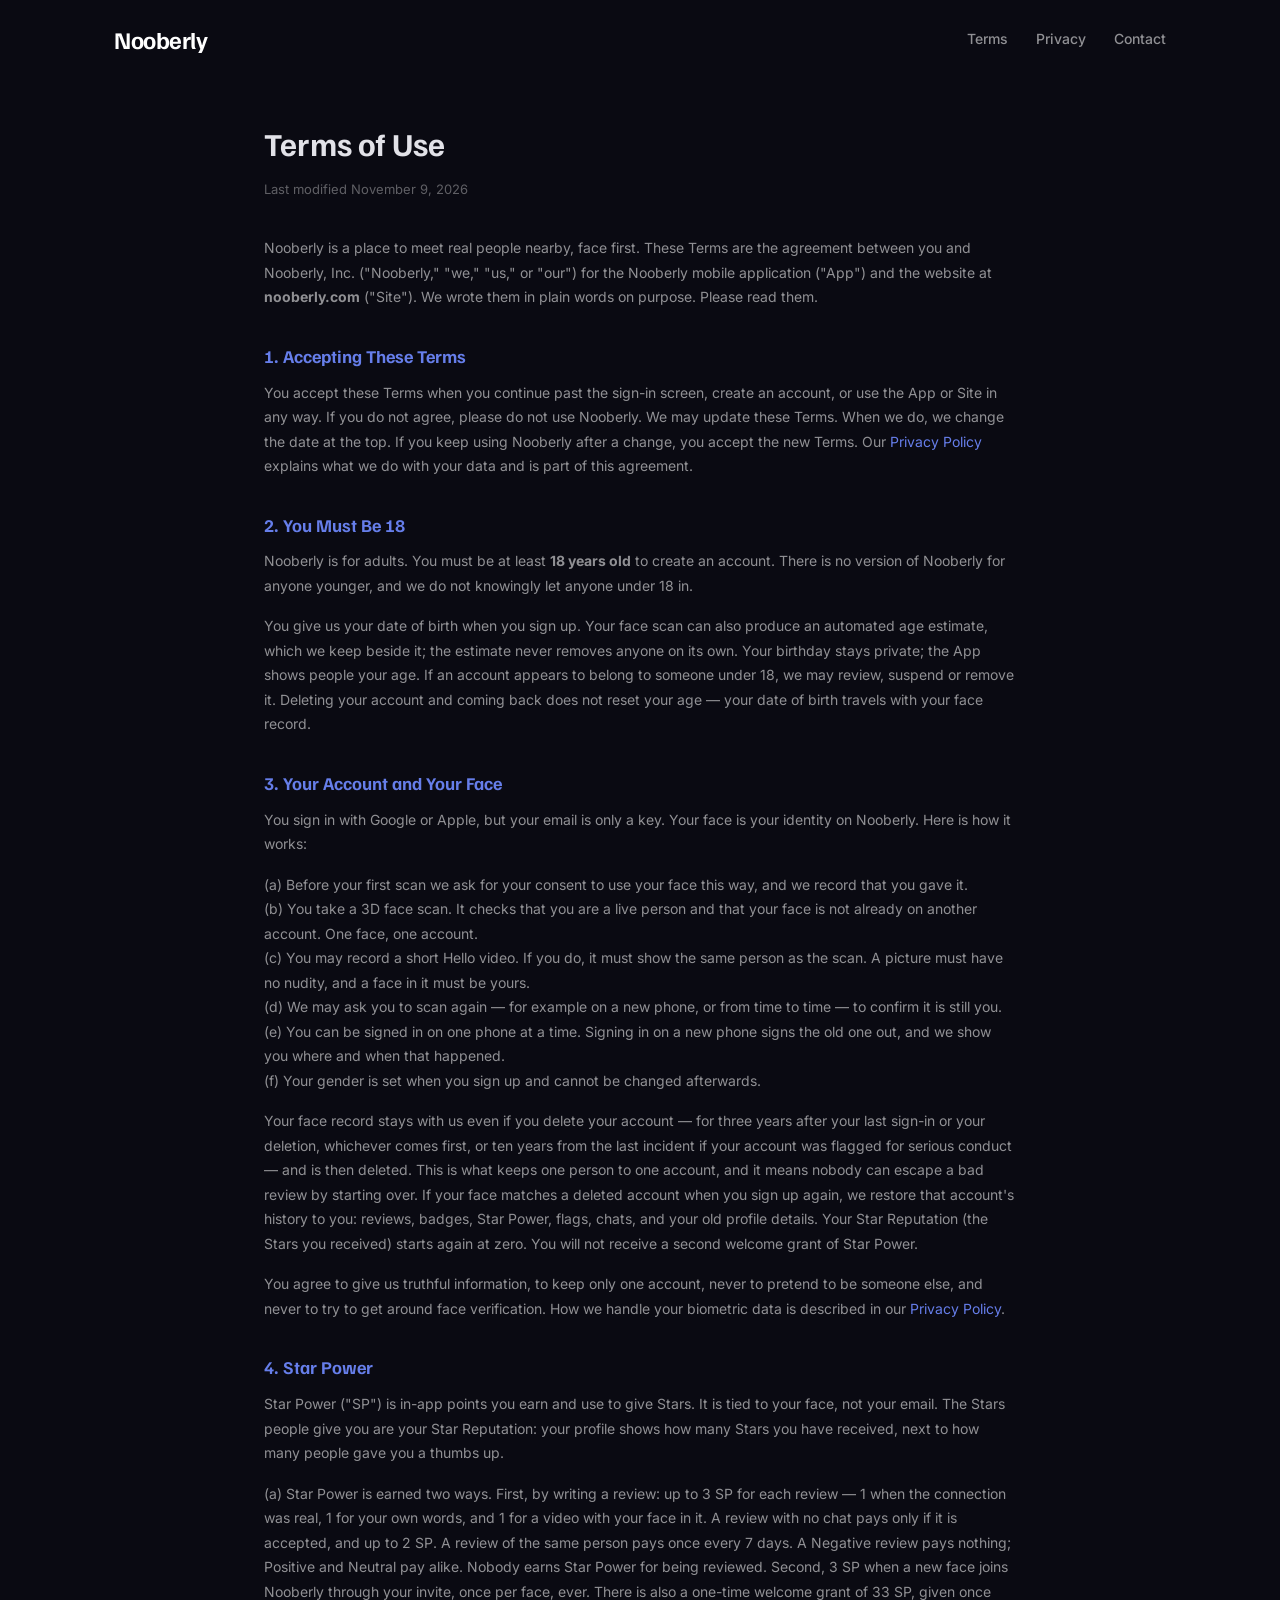
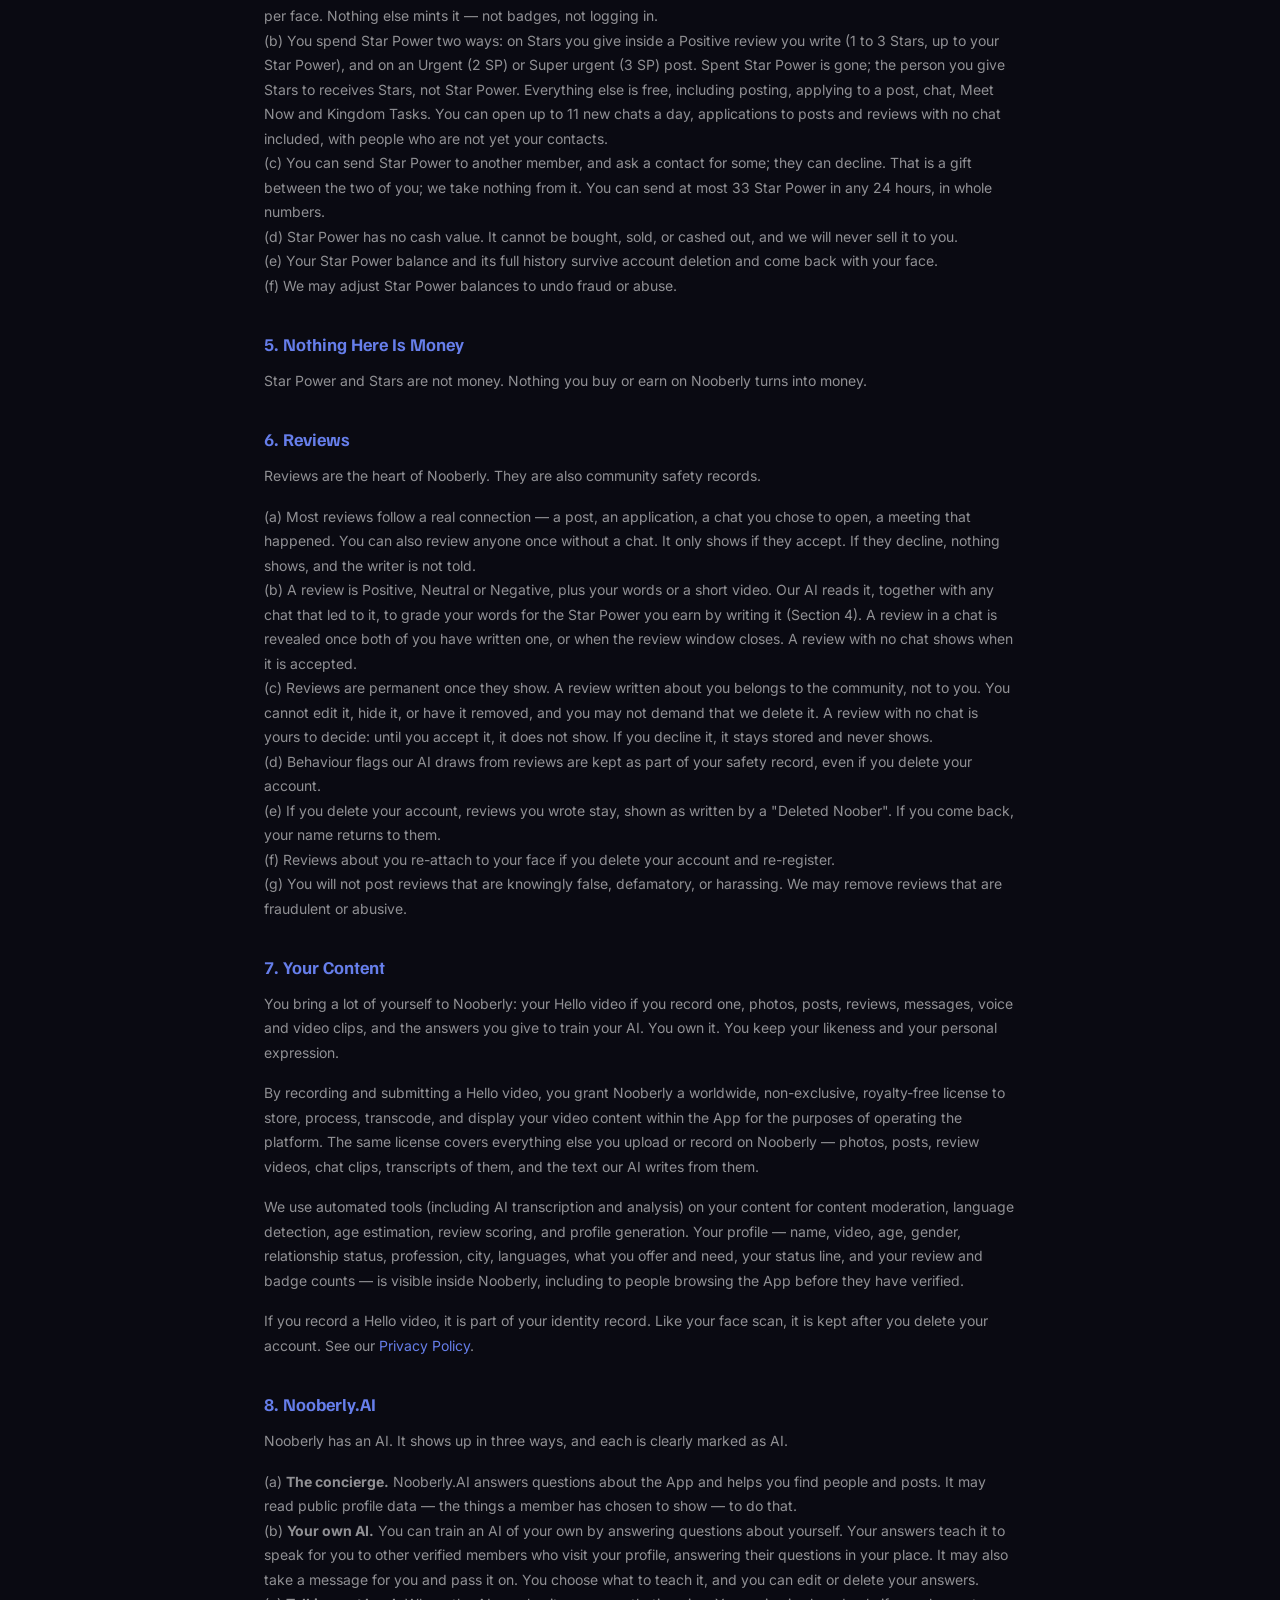
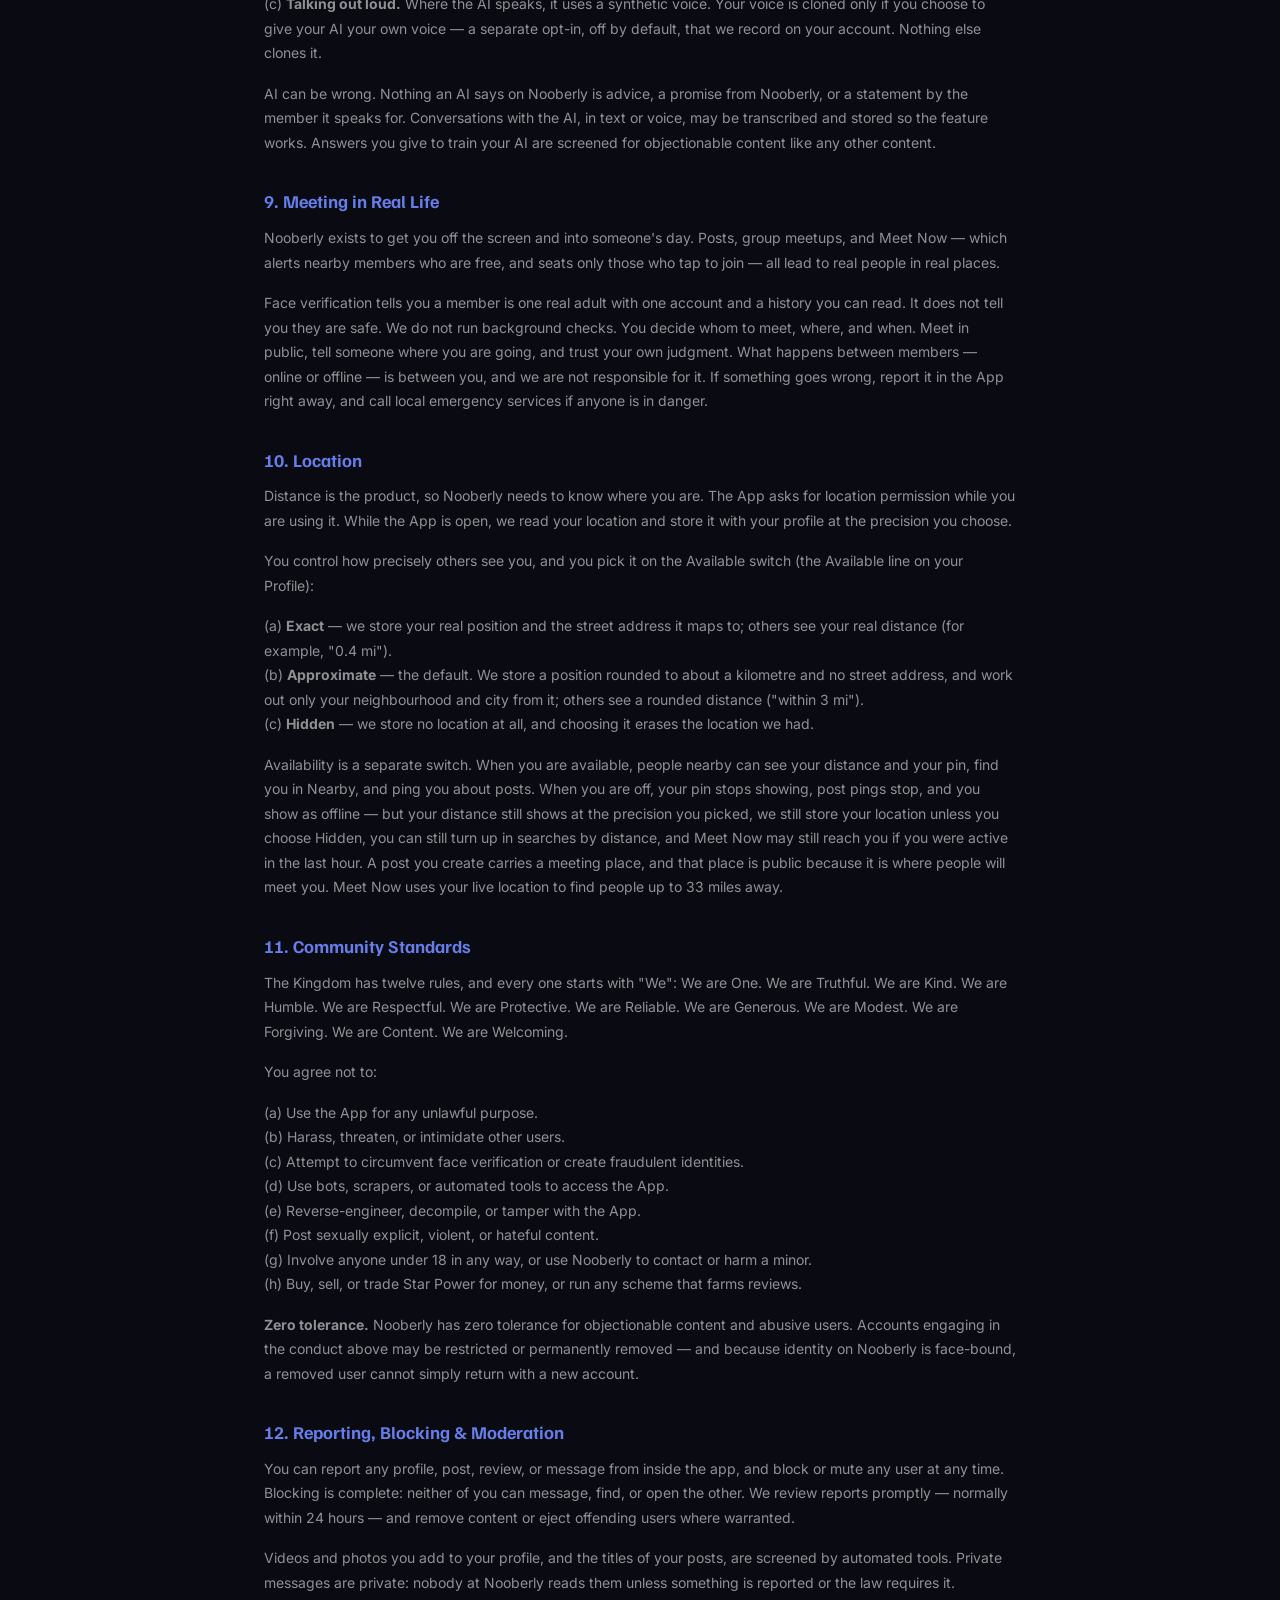
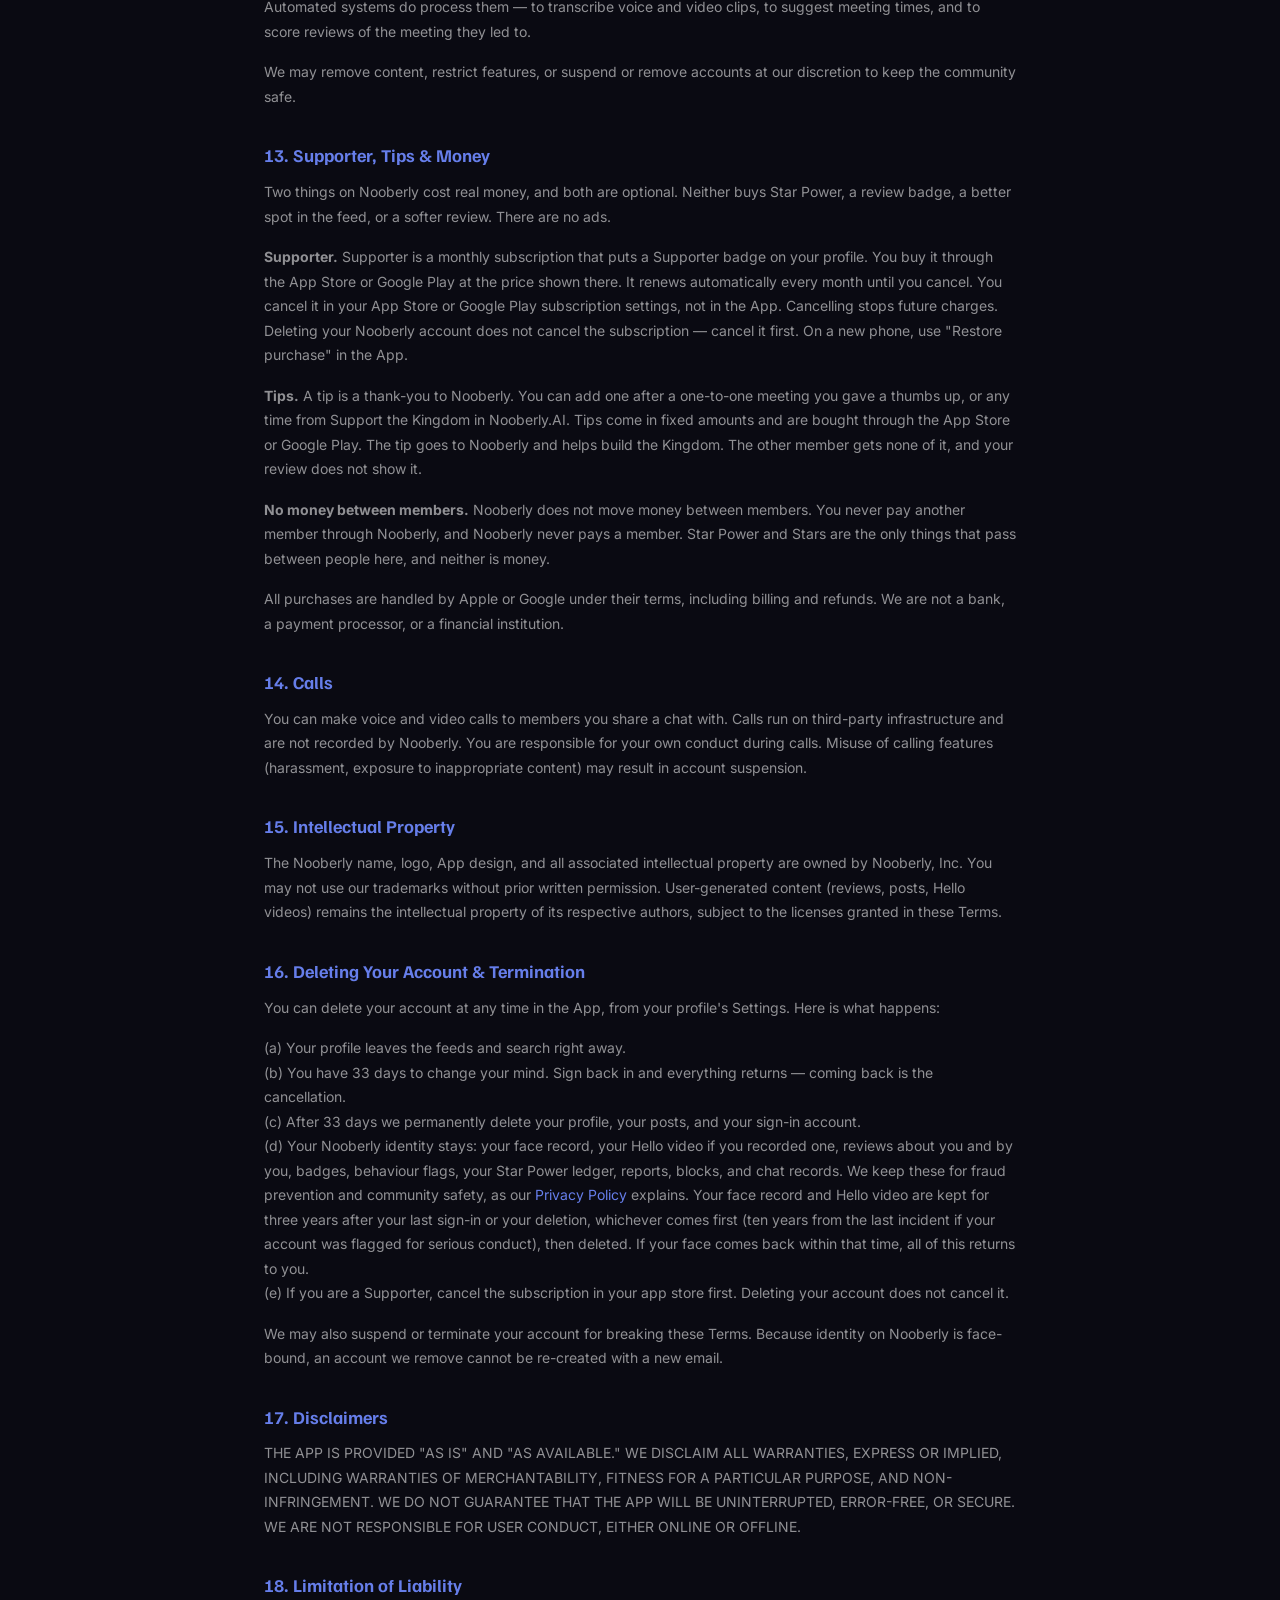
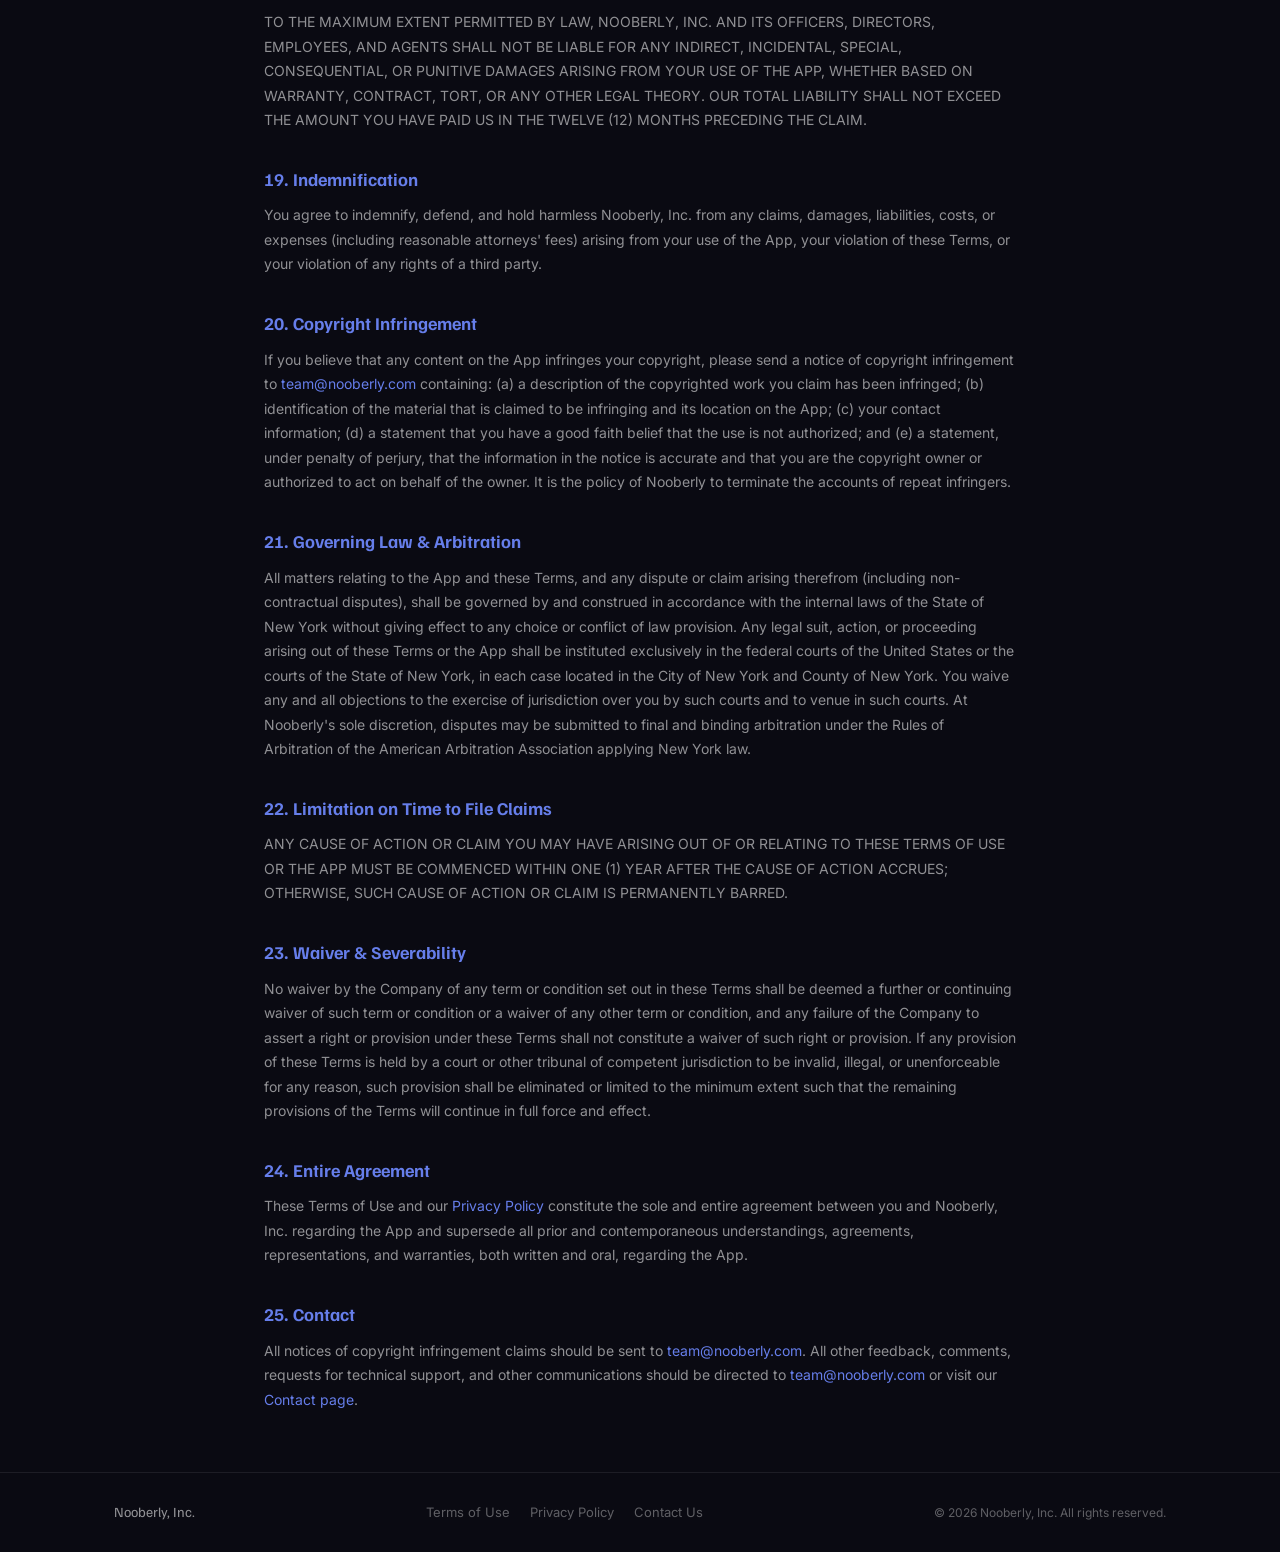
<file: terms.html>
<!DOCTYPE html>
<html lang="en">
<head>
  <meta charset="UTF-8">
  <meta name="viewport" content="width=device-width, initial-scale=1.0">
  <title>Terms of Use — Nooberly</title>
  <link rel="stylesheet" href="style.css">
  <link rel="preconnect" href="https://fonts.googleapis.com">
  <link rel="preconnect" href="https://fonts.gstatic.com" crossorigin>
  <link href="https://fonts.googleapis.com/css2?family=Inter:wght@400;500;600&family=Familjen+Grotesk:wght@700&display=swap" rel="stylesheet">
</head>
<body>
  <nav class="navbar">
    <a href="index.html" class="logo">Nooberly</a>
    <div class="nav-links">
      <a href="terms.html">Terms</a>
      <a href="privacy.html">Privacy</a>
      <a href="contact.html">Contact</a>
    </div>
  </nav>

  <div class="legal">
    <h1>Terms of Use</h1>
    <p class="last-modified">Last modified November 9, 2026</p>

    <p>Nooberly is a place to meet real people nearby, face first. These Terms are the agreement between you and Nooberly, Inc. ("Nooberly," "we," "us," or "our") for the Nooberly mobile application ("App") and the website at <strong>nooberly.com</strong> ("Site"). We wrote them in plain words on purpose. Please read them.</p>

    <h2>1. Accepting These Terms</h2>
    <p>You accept these Terms when you continue past the sign-in screen, create an account, or use the App or Site in any way. If you do not agree, please do not use Nooberly. We may update these Terms. When we do, we change the date at the top. If you keep using Nooberly after a change, you accept the new Terms. Our <a href="privacy.html">Privacy Policy</a> explains what we do with your data and is part of this agreement.</p>

    <h2>2. You Must Be 18</h2>
    <p>Nooberly is for adults. You must be at least <strong>18 years old</strong> to create an account. There is no version of Nooberly for anyone younger, and we do not knowingly let anyone under 18 in.</p>
    <p>You give us your date of birth when you sign up. Your face scan can also produce an automated age estimate, which we keep beside it; the estimate never removes anyone on its own. Your birthday stays private; the App shows people your age. If an account appears to belong to someone under 18, we may review, suspend or remove it. Deleting your account and coming back does not reset your age — your date of birth travels with your face record.</p>

    <h2>3. Your Account and Your Face</h2>
    <p>You sign in with Google or Apple, but your email is only a key. Your face is your identity on Nooberly. Here is how it works:</p>
    <p>(a) Before your first scan we ask for your consent to use your face this way, and we record that you gave it.<br>
    (b) You take a 3D face scan. It checks that you are a live person and that your face is not already on another account. One face, one account.<br>
    (c) You may record a short Hello video. If you do, it must show the same person as the scan. A picture must have no nudity, and a face in it must be yours.<br>
    (d) We may ask you to scan again — for example on a new phone, or from time to time — to confirm it is still you.<br>
    (e) You can be signed in on one phone at a time. Signing in on a new phone signs the old one out, and we show you where and when that happened.<br>
    (f) Your gender is set when you sign up and cannot be changed afterwards.</p>
    <p>Your face record stays with us even if you delete your account — for three years after your last sign-in or your deletion, whichever comes first, or ten years from the last incident if your account was flagged for serious conduct — and is then deleted. This is what keeps one person to one account, and it means nobody can escape a bad review by starting over. If your face matches a deleted account when you sign up again, we restore that account's history to you: reviews, badges, Star Power, flags, chats, and your old profile details. Your Star Reputation (the Stars you received) starts again at zero. You will not receive a second welcome grant of Star Power.</p>
    <p>You agree to give us truthful information, to keep only one account, never to pretend to be someone else, and never to try to get around face verification. How we handle your biometric data is described in our <a href="privacy.html">Privacy Policy</a>.</p>

    <h2>4. Star Power</h2>
    <p>Star Power ("SP") is in-app points you earn and use to give Stars. It is tied to your face, not your email. The Stars people give you are your Star Reputation: your profile shows how many Stars you have received, next to how many people gave you a thumbs up.</p>
    <p>(a) Star Power is earned two ways. First, by writing a review: up to 3 SP for each review — 1 when the connection was real, 1 for your own words, and 1 for a video with your face in it. A review with no chat pays only if it is accepted, and up to 2 SP. A review of the same person pays once every 7 days. A Negative review pays nothing; Positive and Neutral pay alike. Nobody earns Star Power for being reviewed. Second, 3 SP when a new face joins Nooberly through your invite, once per face, ever. There is also a one-time welcome grant of 33 SP, given once per face. Nothing else mints it — not badges, not logging in.<br>
    (b) You spend Star Power two ways: on Stars you give inside a Positive review you write (1 to 3 Stars, up to your Star Power), and on an Urgent (2 SP) or Super urgent (3 SP) post. Spent Star Power is gone; the person you give Stars to receives Stars, not Star Power. Everything else is free, including posting, applying to a post, chat, Meet Now and Kingdom Tasks. You can open up to 11 new chats a day, applications to posts and reviews with no chat included, with people who are not yet your contacts.<br>
    (c) You can send Star Power to another member, and ask a contact for some; they can decline. That is a gift between the two of you; we take nothing from it. You can send at most 33 Star Power in any 24 hours, in whole numbers.<br>
    (d) Star Power has no cash value. It cannot be bought, sold, or cashed out, and we will never sell it to you.<br>
    (e) Your Star Power balance and its full history survive account deletion and come back with your face.<br>
    (f) We may adjust Star Power balances to undo fraud or abuse.</p>

    <h2>5. Nothing Here Is Money</h2>
    <p>Star Power and Stars are not money. Nothing you buy or earn on Nooberly turns into money.</p>

    <h2>6. Reviews</h2>
    <p>Reviews are the heart of Nooberly. They are also community safety records.</p>
    <p>(a) Most reviews follow a real connection — a post, an application, a chat you chose to open, a meeting that happened. You can also review anyone once without a chat. It only shows if they accept. If they decline, nothing shows, and the writer is not told.<br>
    (b) A review is Positive, Neutral or Negative, plus your words or a short video. Our AI reads it, together with any chat that led to it, to grade your words for the Star Power you earn by writing it (Section 4). A review in a chat is revealed once both of you have written one, or when the review window closes. A review with no chat shows when it is accepted.<br>
    (c) Reviews are permanent once they show. A review written about you belongs to the community, not to you. You cannot edit it, hide it, or have it removed, and you may not demand that we delete it. A review with no chat is yours to decide: until you accept it, it does not show. If you decline it, it stays stored and never shows.<br>
    (d) Behaviour flags our AI draws from reviews are kept as part of your safety record, even if you delete your account.<br>
    (e) If you delete your account, reviews you wrote stay, shown as written by a "Deleted Noober". If you come back, your name returns to them.<br>
    (f) Reviews about you re-attach to your face if you delete your account and re-register.<br>
    (g) You will not post reviews that are knowingly false, defamatory, or harassing. We may remove reviews that are fraudulent or abusive.</p>

    <h2>7. Your Content</h2>
    <p>You bring a lot of yourself to Nooberly: your Hello video if you record one, photos, posts, reviews, messages, voice and video clips, and the answers you give to train your AI. You own it. You keep your likeness and your personal expression.</p>
    <p>By recording and submitting a Hello video, you grant Nooberly a worldwide, non-exclusive, royalty-free license to store, process, transcode, and display your video content within the App for the purposes of operating the platform. The same license covers everything else you upload or record on Nooberly — photos, posts, review videos, chat clips, transcripts of them, and the text our AI writes from them.</p>
    <p>We use automated tools (including AI transcription and analysis) on your content for content moderation, language detection, age estimation, review scoring, and profile generation. Your profile — name, video, age, gender, relationship status, profession, city, languages, what you offer and need, your status line, and your review and badge counts — is visible inside Nooberly, including to people browsing the App before they have verified.</p>
    <p>If you record a Hello video, it is part of your identity record. Like your face scan, it is kept after you delete your account. See our <a href="privacy.html">Privacy Policy</a>.</p>

    <h2>8. Nooberly.AI</h2>
    <p>Nooberly has an AI. It shows up in three ways, and each is clearly marked as AI.</p>
    <p>(a) <strong>The concierge.</strong> Nooberly.AI answers questions about the App and helps you find people and posts. It may read public profile data — the things a member has chosen to show — to do that.<br>
    (b) <strong>Your own AI.</strong> You can train an AI of your own by answering questions about yourself. Your answers teach it to speak for you to other verified members who visit your profile, answering their questions in your place. It may also take a message for you and pass it on. You choose what to teach it, and you can edit or delete your answers.<br>
    (c) <strong>Talking out loud.</strong> Where the AI speaks, it uses a synthetic voice. Your voice is cloned only if you choose to give your AI your own voice — a separate opt-in, off by default, that we record on your account. Nothing else clones it.</p>
    <p>AI can be wrong. Nothing an AI says on Nooberly is advice, a promise from Nooberly, or a statement by the member it speaks for. Conversations with the AI, in text or voice, may be transcribed and stored so the feature works. Answers you give to train your AI are screened for objectionable content like any other content.</p>

    <h2>9. Meeting in Real Life</h2>
    <p>Nooberly exists to get you off the screen and into someone's day. Posts, group meetups, and Meet Now — which alerts nearby members who are free, and seats only those who tap to join — all lead to real people in real places.</p>
    <p>Face verification tells you a member is one real adult with one account and a history you can read. It does not tell you they are safe. We do not run background checks. You decide whom to meet, where, and when. Meet in public, tell someone where you are going, and trust your own judgment. What happens between members — online or offline — is between you, and we are not responsible for it. If something goes wrong, report it in the App right away, and call local emergency services if anyone is in danger.</p>

    <h2>10. Location</h2>
    <p>Distance is the product, so Nooberly needs to know where you are. The App asks for location permission while you are using it. While the App is open, we read your location and store it with your profile at the precision you choose.</p>
    <p>You control how precisely others see you, and you pick it on the Available switch (the Available line on your Profile):</p>
    <p>(a) <strong>Exact</strong> — we store your real position and the street address it maps to; others see your real distance (for example, "0.4 mi").<br>
    (b) <strong>Approximate</strong> — the default. We store a position rounded to about a kilometre and no street address, and work out only your neighbourhood and city from it; others see a rounded distance ("within 3 mi").<br>
    (c) <strong>Hidden</strong> — we store no location at all, and choosing it erases the location we had.</p>
    <p>Availability is a separate switch. When you are available, people nearby can see your distance and your pin, find you in Nearby, and ping you about posts. When you are off, your pin stops showing, post pings stop, and you show as offline — but your distance still shows at the precision you picked, we still store your location unless you choose Hidden, you can still turn up in searches by distance, and Meet Now may still reach you if you were active in the last hour. A post you create carries a meeting place, and that place is public because it is where people will meet you. Meet Now uses your live location to find people up to 33 miles away.</p>

    <h2>11. Community Standards</h2>
    <p>The Kingdom has twelve rules, and every one starts with "We": We are One. We are Truthful. We are Kind. We are Humble. We are Respectful. We are Protective. We are Reliable. We are Generous. We are Modest. We are Forgiving. We are Content. We are Welcoming.</p>
    <p>You agree not to:</p>
    <p>(a) Use the App for any unlawful purpose.<br>
    (b) Harass, threaten, or intimidate other users.<br>
    (c) Attempt to circumvent face verification or create fraudulent identities.<br>
    (d) Use bots, scrapers, or automated tools to access the App.<br>
    (e) Reverse-engineer, decompile, or tamper with the App.<br>
    (f) Post sexually explicit, violent, or hateful content.<br>
    (g) Involve anyone under 18 in any way, or use Nooberly to contact or harm a minor.<br>
    (h) Buy, sell, or trade Star Power for money, or run any scheme that farms reviews.</p>
    <p><strong>Zero tolerance.</strong> Nooberly has zero tolerance for objectionable content and abusive users. Accounts engaging in the conduct above may be restricted or permanently removed — and because identity on Nooberly is face-bound, a removed user cannot simply return with a new account.</p>

    <h2>12. Reporting, Blocking &amp; Moderation</h2>
    <p>You can report any profile, post, review, or message from inside the app, and block or mute any user at any time. Blocking is complete: neither of you can message, find, or open the other. We review reports promptly — normally within 24 hours — and remove content or eject offending users where warranted.</p>
    <p>Videos and photos you add to your profile, and the titles of your posts, are screened by automated tools. Private messages are private: nobody at Nooberly reads them unless something is reported or the law requires it. Automated systems do process them — to transcribe voice and video clips, to suggest meeting times, and to score reviews of the meeting they led to.</p>
    <p>We may remove content, restrict features, or suspend or remove accounts at our discretion to keep the community safe.</p>

    <h2>13. Supporter, Tips &amp; Money</h2>
    <p>Two things on Nooberly cost real money, and both are optional. Neither buys Star Power, a review badge, a better spot in the feed, or a softer review. There are no ads.</p>
    <p><strong>Supporter.</strong> Supporter is a monthly subscription that puts a Supporter badge on your profile. You buy it through the App Store or Google Play at the price shown there. It renews automatically every month until you cancel. You cancel it in your App Store or Google Play subscription settings, not in the App. Cancelling stops future charges. Deleting your Nooberly account does not cancel the subscription — cancel it first. On a new phone, use "Restore purchase" in the App.</p>
    <p><strong>Tips.</strong> A tip is a thank-you to Nooberly. You can add one after a one-to-one meeting you gave a thumbs up, or any time from Support the Kingdom in Nooberly.AI. Tips come in fixed amounts and are bought through the App Store or Google Play. The tip goes to Nooberly and helps build the Kingdom. The other member gets none of it, and your review does not show it.</p>
    <p><strong>No money between members.</strong> Nooberly does not move money between members. You never pay another member through Nooberly, and Nooberly never pays a member. Star Power and Stars are the only things that pass between people here, and neither is money.</p>
    <p>All purchases are handled by Apple or Google under their terms, including billing and refunds. We are not a bank, a payment processor, or a financial institution.</p>

    <h2>14. Calls</h2>
    <p>You can make voice and video calls to members you share a chat with. Calls run on third-party infrastructure and are not recorded by Nooberly. You are responsible for your own conduct during calls. Misuse of calling features (harassment, exposure to inappropriate content) may result in account suspension.</p>

    <h2>15. Intellectual Property</h2>
    <p>The Nooberly name, logo, App design, and all associated intellectual property are owned by Nooberly, Inc. You may not use our trademarks without prior written permission. User-generated content (reviews, posts, Hello videos) remains the intellectual property of its respective authors, subject to the licenses granted in these Terms.</p>

    <h2>16. Deleting Your Account &amp; Termination</h2>
    <p>You can delete your account at any time in the App, from your profile's Settings. Here is what happens:</p>
    <p>(a) Your profile leaves the feeds and search right away.<br>
    (b) You have 33 days to change your mind. Sign back in and everything returns — coming back is the cancellation.<br>
    (c) After 33 days we permanently delete your profile, your posts, and your sign-in account.<br>
    (d) Your Nooberly identity stays: your face record, your Hello video if you recorded one, reviews about you and by you, badges, behaviour flags, your Star Power ledger, reports, blocks, and chat records. We keep these for fraud prevention and community safety, as our <a href="privacy.html">Privacy Policy</a> explains. Your face record and Hello video are kept for three years after your last sign-in or your deletion, whichever comes first (ten years from the last incident if your account was flagged for serious conduct), then deleted. If your face comes back within that time, all of this returns to you.<br>
    (e) If you are a Supporter, cancel the subscription in your app store first. Deleting your account does not cancel it.</p>
    <p>We may also suspend or terminate your account for breaking these Terms. Because identity on Nooberly is face-bound, an account we remove cannot be re-created with a new email.</p>

    <h2>17. Disclaimers</h2>
    <p>THE APP IS PROVIDED "AS IS" AND "AS AVAILABLE." WE DISCLAIM ALL WARRANTIES, EXPRESS OR IMPLIED, INCLUDING WARRANTIES OF MERCHANTABILITY, FITNESS FOR A PARTICULAR PURPOSE, AND NON-INFRINGEMENT. WE DO NOT GUARANTEE THAT THE APP WILL BE UNINTERRUPTED, ERROR-FREE, OR SECURE. WE ARE NOT RESPONSIBLE FOR USER CONDUCT, EITHER ONLINE OR OFFLINE.</p>

    <h2>18. Limitation of Liability</h2>
    <p>TO THE MAXIMUM EXTENT PERMITTED BY LAW, NOOBERLY, INC. AND ITS OFFICERS, DIRECTORS, EMPLOYEES, AND AGENTS SHALL NOT BE LIABLE FOR ANY INDIRECT, INCIDENTAL, SPECIAL, CONSEQUENTIAL, OR PUNITIVE DAMAGES ARISING FROM YOUR USE OF THE APP, WHETHER BASED ON WARRANTY, CONTRACT, TORT, OR ANY OTHER LEGAL THEORY. OUR TOTAL LIABILITY SHALL NOT EXCEED THE AMOUNT YOU HAVE PAID US IN THE TWELVE (12) MONTHS PRECEDING THE CLAIM.</p>

    <h2>19. Indemnification</h2>
    <p>You agree to indemnify, defend, and hold harmless Nooberly, Inc. from any claims, damages, liabilities, costs, or expenses (including reasonable attorneys' fees) arising from your use of the App, your violation of these Terms, or your violation of any rights of a third party.</p>

    <h2>20. Copyright Infringement</h2>
    <p>If you believe that any content on the App infringes your copyright, please send a notice of copyright infringement to <a href="mailto:team@nooberly.com">team@nooberly.com</a> containing: (a) a description of the copyrighted work you claim has been infringed; (b) identification of the material that is claimed to be infringing and its location on the App; (c) your contact information; (d) a statement that you have a good faith belief that the use is not authorized; and (e) a statement, under penalty of perjury, that the information in the notice is accurate and that you are the copyright owner or authorized to act on behalf of the owner. It is the policy of Nooberly to terminate the accounts of repeat infringers.</p>

    <h2>21. Governing Law &amp; Arbitration</h2>
    <p>All matters relating to the App and these Terms, and any dispute or claim arising therefrom (including non-contractual disputes), shall be governed by and construed in accordance with the internal laws of the State of New York without giving effect to any choice or conflict of law provision. Any legal suit, action, or proceeding arising out of these Terms or the App shall be instituted exclusively in the federal courts of the United States or the courts of the State of New York, in each case located in the City of New York and County of New York. You waive any and all objections to the exercise of jurisdiction over you by such courts and to venue in such courts. At Nooberly's sole discretion, disputes may be submitted to final and binding arbitration under the Rules of Arbitration of the American Arbitration Association applying New York law.</p>

    <h2>22. Limitation on Time to File Claims</h2>
    <p>ANY CAUSE OF ACTION OR CLAIM YOU MAY HAVE ARISING OUT OF OR RELATING TO THESE TERMS OF USE OR THE APP MUST BE COMMENCED WITHIN ONE (1) YEAR AFTER THE CAUSE OF ACTION ACCRUES; OTHERWISE, SUCH CAUSE OF ACTION OR CLAIM IS PERMANENTLY BARRED.</p>

    <h2>23. Waiver &amp; Severability</h2>
    <p>No waiver by the Company of any term or condition set out in these Terms shall be deemed a further or continuing waiver of such term or condition or a waiver of any other term or condition, and any failure of the Company to assert a right or provision under these Terms shall not constitute a waiver of such right or provision. If any provision of these Terms is held by a court or other tribunal of competent jurisdiction to be invalid, illegal, or unenforceable for any reason, such provision shall be eliminated or limited to the minimum extent such that the remaining provisions of the Terms will continue in full force and effect.</p>

    <h2>24. Entire Agreement</h2>
    <p>These Terms of Use and our <a href="privacy.html">Privacy Policy</a> constitute the sole and entire agreement between you and Nooberly, Inc. regarding the App and supersede all prior and contemporaneous understandings, agreements, representations, and warranties, both written and oral, regarding the App.</p>

    <h2>25. Contact</h2>
    <p>All notices of copyright infringement claims should be sent to <a href="mailto:team@nooberly.com">team@nooberly.com</a>. All other feedback, comments, requests for technical support, and other communications should be directed to <a href="mailto:team@nooberly.com">team@nooberly.com</a> or visit our <a href="contact.html">Contact page</a>.</p>
  </div>

  <footer>
    <div class="footer-inner">
      <div class="footer-brand">Nooberly, Inc.</div>
      <div class="footer-links">
        <a href="terms.html">Terms of Use</a>
        <a href="privacy.html">Privacy Policy</a>
        <a href="contact.html">Contact Us</a>
      </div>
      <div class="footer-copy">&copy; 2026 Nooberly, Inc. All rights reserved.</div>
    </div>
  </footer>
</body>
</html>
</file>
<file: style.css>
/* ── Reset & Base ─────────────────────────────────────────── */
*, *::before, *::after { box-sizing: border-box; margin: 0; padding: 0; }

:root {
  --bg: #0a0a12;
  --surface: rgba(255,255,255,0.05);
  --border: rgba(255,255,255,0.08);
  --accent: #667eea;
  --text: #e2e2e8;
  --text-muted: rgba(255,255,255,0.55);
  --text-faint: rgba(255,255,255,0.35);
  --radius: 16px;
  --font-heading: 'Familjen Grotesk', sans-serif;
  --font-body: 'Inter', sans-serif;
}

html { scroll-behavior: smooth; }

body {
  font-family: var(--font-body);
  background: var(--bg);
  color: var(--text);
  line-height: 1.6;
  -webkit-font-smoothing: antialiased;
}

a { color: var(--accent); text-decoration: none; }
a:hover { opacity: 0.85; }

/* ── Navbar ──────────────────────────────────────────────── */
.navbar {
  display: flex;
  align-items: center;
  justify-content: space-between;
  max-width: 1100px;
  margin: 0 auto;
  padding: 20px 24px;
}

.logo {
  font-family: var(--font-heading);
  font-size: 24px;
  font-weight: 700;
  color: white;
  letter-spacing: -0.5px;
}

.nav-links { display: flex; gap: 28px; }
.nav-links a {
  color: var(--text-muted);
  font-size: 14px;
  font-weight: 500;
  transition: color 0.15s;
}
.nav-links a:hover { color: white; opacity: 1; }

/* ── Hero ────────────────────────────────────────────────── */
.hero {
  max-width: 800px;
  margin: 80px auto 60px;
  padding: 0 24px;
  text-align: center;
}

.hero h1 {
  font-family: var(--font-heading);
  font-size: clamp(32px, 5vw, 52px);
  font-weight: 700;
  line-height: 1.15;
  margin-bottom: 20px;
  background: linear-gradient(135deg, white 0%, var(--accent) 100%);
  -webkit-background-clip: text;
  -webkit-text-fill-color: transparent;
  background-clip: text;
}

.subtitle {
  color: var(--text-muted);
  font-size: 17px;
  line-height: 1.7;
  max-width: 600px;
  margin: 0 auto 36px;
}

.cta-row { display: flex; gap: 14px; justify-content: center; flex-wrap: wrap; }

.btn {
  display: inline-block;
  padding: 12px 28px;
  border-radius: 25px;
  font-size: 15px;
  font-weight: 600;
  transition: all 0.15s;
  cursor: pointer;
}
.btn-primary { background: var(--accent); color: white; border: none; }
.btn-primary:hover { background: #5a70d6; color: white; }
.btn-outline {
  background: transparent;
  color: var(--text);
  border: 1px solid var(--border);
}
.btn-outline:hover { border-color: var(--accent); color: white; }

.cta-note {
  margin-top: 14px;
  font-size: 12px;
  color: var(--text-faint);
  text-align: center;
}
.cta-note a {
  color: var(--text-muted);
  border-bottom: 1px dotted var(--text-faint);
}
.cta-note a:hover { color: white; }

/* ── Features ────────────────────────────────────────────── */
.hero-features {
  display: grid;
  grid-template-columns: repeat(auto-fit, minmax(200px, 1fr));
  gap: 20px;
  margin-top: 64px;
}

.feature {
  background: var(--surface);
  border: 1px solid var(--border);
  border-radius: var(--radius);
  padding: 28px 20px;
  text-align: center;
}

.feature-icon { font-size: 28px; margin-bottom: 12px; }
.feature h3 {
  font-family: var(--font-heading);
  font-size: 16px;
  margin-bottom: 8px;
  color: white;
}
.feature p { color: var(--text-muted); font-size: 13px; line-height: 1.5; }

/* ── Phone Mockup ───────────────────────────────────────── */
.phone-wrapper {
  display: flex;
  justify-content: center;
  margin: 56px auto 0;
}

.phone {
  width: 280px;
  background: #1a1a2e;
  border-radius: 36px;
  border: 3px solid rgba(255,255,255,0.12);
  padding: 12px;
  position: relative;
  box-shadow:
    0 0 0 1px rgba(102,126,234,0.15),
    0 24px 80px rgba(0,0,0,0.6),
    0 8px 32px rgba(102,126,234,0.08);
}

.phone-notch {
  width: 100px;
  height: 22px;
  background: #1a1a2e;
  border-radius: 0 0 14px 14px;
  margin: -12px auto 0;
  position: relative;
  z-index: 2;
}

.phone-screen {
  background: var(--bg);
  border-radius: 24px;
  overflow: hidden;
  display: flex;
  flex-direction: column;
  min-height: 520px;
  position: relative;
}

.screen-status {
  display: flex;
  justify-content: space-between;
  align-items: center;
  padding: 6px 16px 4px;
  font-size: 11px;
  font-weight: 600;
  color: white;
}

.status-icons { display: flex; gap: 3px; }
.status-dot {
  width: 4px; height: 4px;
  background: white;
  border-radius: 50%;
  display: inline-block;
}

/* Profile screen inside phone */
.profile-photo {
  position: relative;
  width: 90px;
  height: 90px;
  margin: 8px auto 10px;
}

.profile-img {
  width: 90px;
  height: 90px;
  border-radius: 50%;
  object-fit: cover;
  border: 3px solid var(--accent);
}

.profile-verified-badge {
  position: absolute;
  bottom: 2px;
  right: 2px;
  width: 22px;
  height: 22px;
  background: var(--accent);
  border-radius: 50%;
  border: 2px solid var(--bg);
  display: flex;
  align-items: center;
  justify-content: center;
  font-size: 11px;
  color: white;
}

.profile-name {
  font-family: var(--font-heading);
  font-size: 16px;
  font-weight: 700;
  color: white;
  text-align: center;
}

.profile-location {
  font-size: 10px;
  color: var(--text-faint);
  text-align: center;
  margin-bottom: 12px;
}

.profile-stats-row {
  display: flex;
  justify-content: center;
  align-items: center;
  gap: 0;
  margin: 0 14px 12px;
  background: var(--surface);
  border: 1px solid var(--border);
  border-radius: 12px;
  padding: 10px 6px;
}

.profile-stat {
  display: flex;
  flex-direction: column;
  align-items: center;
  flex: 1;
}

.stat-value {
  font-size: 12px;
  font-weight: 700;
  color: white;
}

.stat-label {
  font-size: 8px;
  color: var(--text-faint);
  margin-top: 2px;
}

.profile-stat-divider {
  width: 1px;
  height: 24px;
  background: var(--border);
}

.profile-bio {
  font-size: 10px;
  line-height: 1.6;
  color: var(--text-muted);
  text-align: center;
  padding: 0 16px;
  margin-bottom: 12px;
}

.profile-badges {
  display: flex;
  justify-content: center;
  gap: 5px;
  padding: 0 12px;
  margin-bottom: 14px;
  flex-wrap: wrap;
}

.badge {
  font-size: 9px;
  font-weight: 600;
  padding: 4px 10px;
  border-radius: 20px;
  background: rgba(102,126,234,0.15);
  color: #8da0f0;
  border: 1px solid rgba(102,126,234,0.25);
}

.profile-actions {
  display: flex;
  gap: 8px;
  padding: 0 14px;
  margin-bottom: 12px;
}

.profile-btn-primary {
  flex: 1;
  text-align: center;
  font-size: 11px;
  font-weight: 600;
  color: white;
  background: var(--accent);
  padding: 8px 0;
  border-radius: 10px;
}

.profile-btn-outline {
  flex: 1;
  text-align: center;
  font-size: 11px;
  font-weight: 600;
  color: var(--text);
  background: transparent;
  border: 1px solid var(--border);
  padding: 8px 0;
  border-radius: 10px;
}

/* Bottom nav inside phone */
.screen-bottomnav {
  margin-top: auto;
  display: flex;
  justify-content: space-around;
  align-items: center;
  padding: 8px 6px 10px;
  border-top: 1px solid var(--border);
  background: rgba(10,10,18,0.95);
}

.bnav-item {
  font-size: 14px;
  color: var(--text-faint);
  text-align: center;
  line-height: 1.2;
}

.bnav-item small {
  font-size: 8px;
  display: block;
  margin-top: 1px;
}

.bnav-item.active { color: var(--accent); }

.bnav-plus {
  width: 30px; height: 30px;
  background: var(--accent);
  border-radius: 50%;
  display: flex;
  align-items: center;
  justify-content: center;
  font-size: 18px;
  font-weight: 700;
  color: white;
  line-height: 1;
}

/* ── Legal pages ─────────────────────────────────────────── */
.legal {
  max-width: 800px;
  margin: 40px auto 60px;
  padding: 0 24px;
}

.legal h1 {
  font-family: var(--font-heading);
  font-size: 32px;
  margin-bottom: 8px;
}

.legal .last-modified {
  color: var(--text-faint);
  font-size: 13px;
  margin-bottom: 36px;
}

.legal h2 {
  font-family: var(--font-heading);
  font-size: 18px;
  color: var(--accent);
  margin-top: 32px;
  margin-bottom: 10px;
}

.legal p {
  color: var(--text-muted);
  font-size: 14px;
  line-height: 1.75;
  margin-bottom: 16px;
}

.legal .caps {
  text-transform: none;
  font-size: 13px;
  line-height: 1.7;
}

/* ── Contact page ────────────────────────────────────────── */
.contact {
  max-width: 600px;
  margin: 60px auto 60px;
  padding: 0 24px;
  text-align: center;
}

.contact h1 {
  font-family: var(--font-heading);
  font-size: 32px;
  margin-bottom: 12px;
}

.contact .lead {
  color: var(--text-muted);
  font-size: 16px;
  margin-bottom: 40px;
}

.contact-card {
  background: var(--surface);
  border: 1px solid var(--border);
  border-radius: var(--radius);
  padding: 32px;
  text-align: left;
}

.contact-card h3 {
  font-size: 14px;
  color: var(--text-faint);
  text-transform: uppercase;
  letter-spacing: 1px;
  margin-bottom: 8px;
}

.contact-card .email {
  font-size: 20px;
  font-weight: 600;
  color: var(--accent);
  display: block;
  margin-bottom: 24px;
}

.contact-card p {
  color: var(--text-muted);
  font-size: 14px;
  line-height: 1.6;
}

/* ── Footer ──────────────────────────────────────────────── */
footer {
  border-top: 1px solid var(--border);
  margin-top: 40px;
}

.footer-inner {
  max-width: 1100px;
  margin: 0 auto;
  padding: 28px 24px;
  display: flex;
  align-items: center;
  justify-content: space-between;
  flex-wrap: wrap;
  gap: 16px;
}

.footer-brand {
  font-family: var(--font-heading);
  font-size: 14px;
  color: var(--text-muted);
}

.footer-links { display: flex; gap: 20px; }
.footer-links a { color: var(--text-faint); font-size: 13px; }
.footer-links a:hover { color: white; }

.footer-copy { color: var(--text-faint); font-size: 12px; }

/* ── Mobile ──────────────────────────────────────────────── */
@media (max-width: 640px) {
  .navbar { padding: 16px 16px; }
  .nav-links { gap: 18px; }
  .nav-links a { font-size: 13px; }
  .hero { margin-top: 48px; }
  .hero-features { grid-template-columns: 1fr; }
  .phone { width: 260px; }
  .phone-screen { min-height: 480px; }
  .footer-inner { flex-direction: column; text-align: center; }
}
</file>
